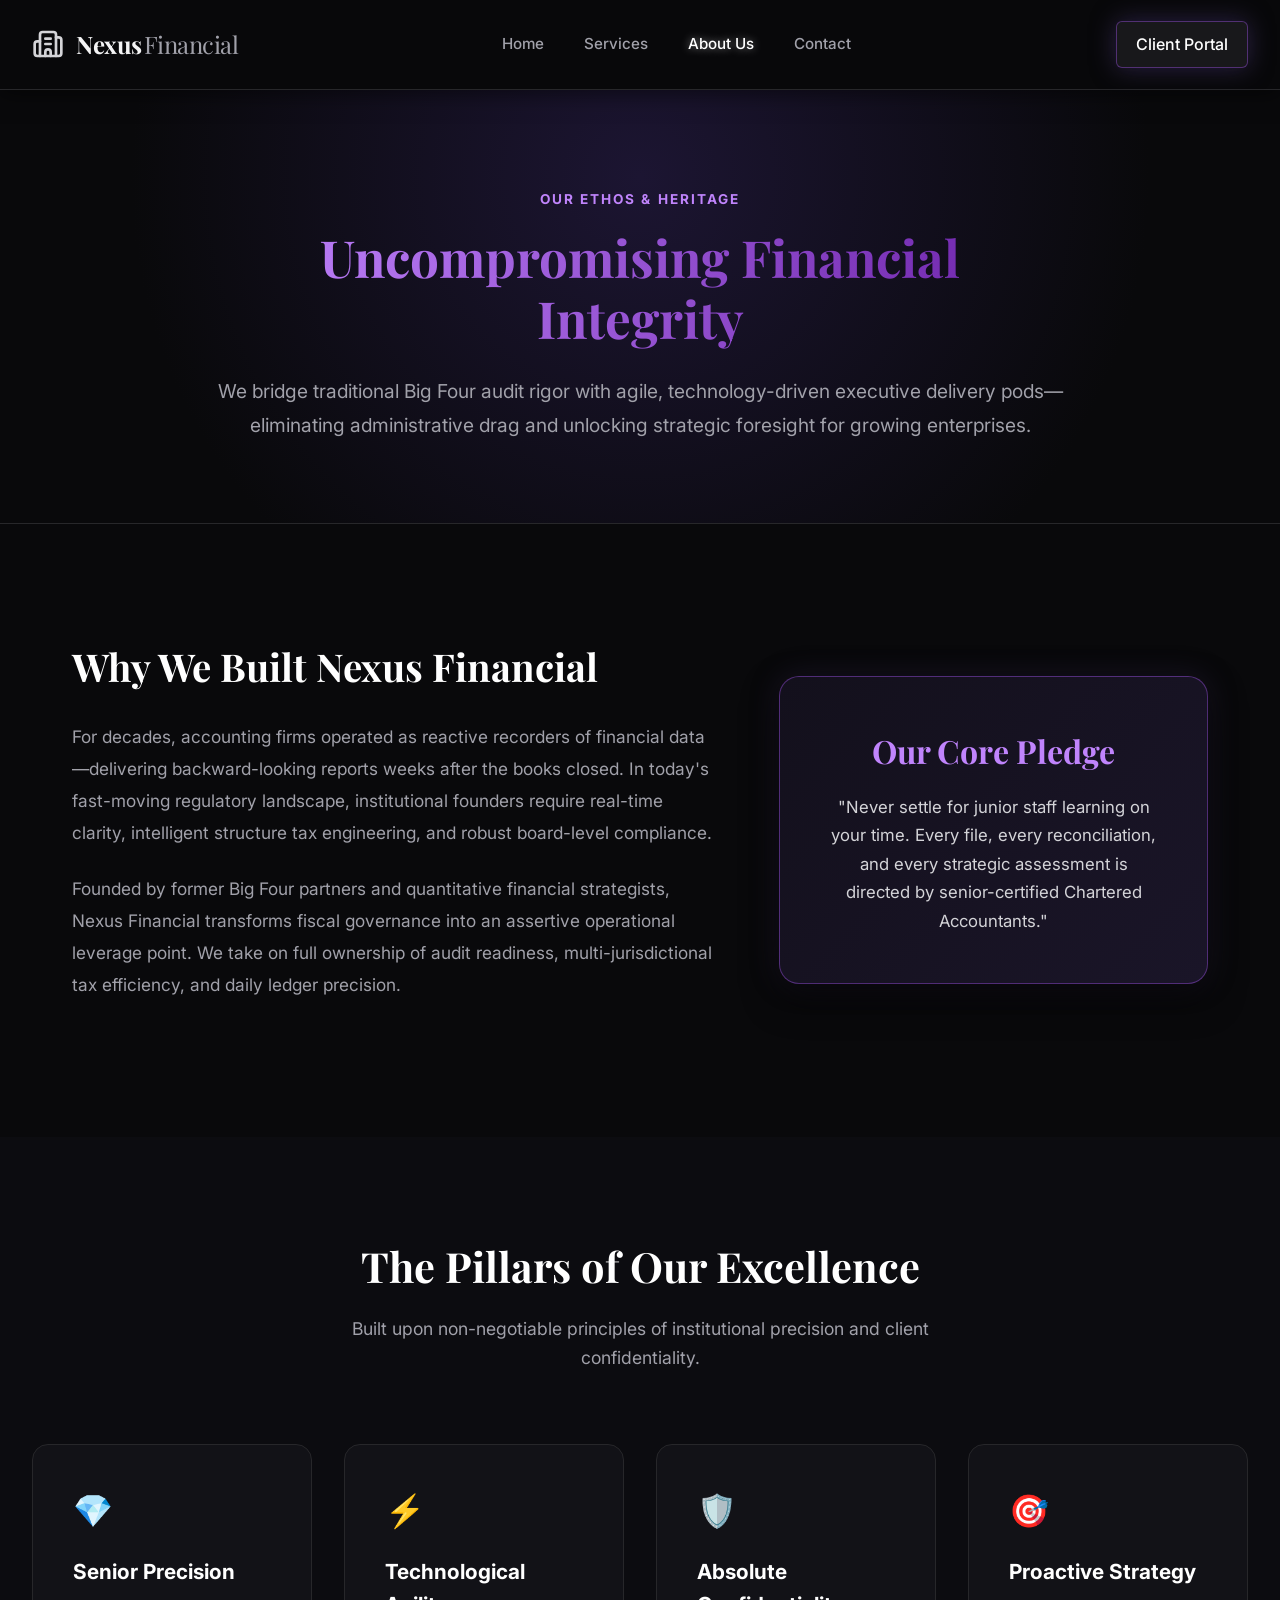
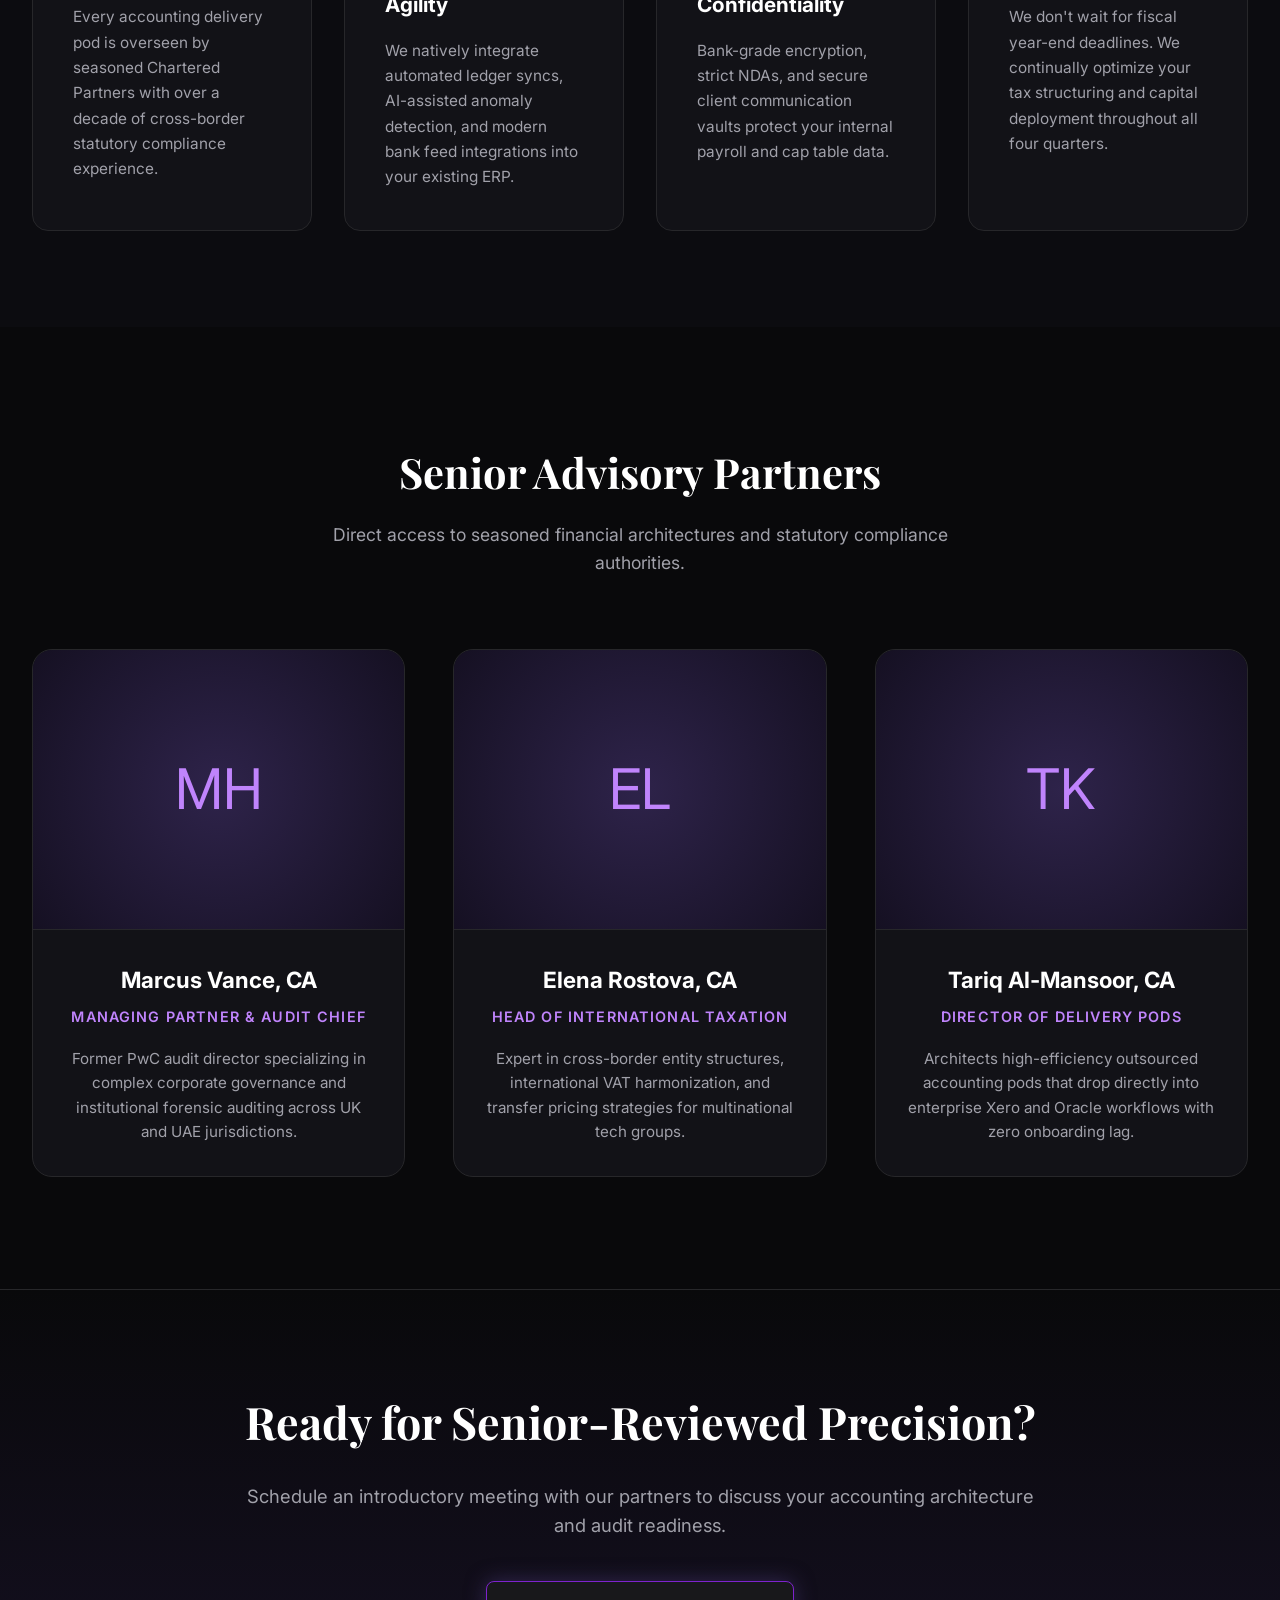
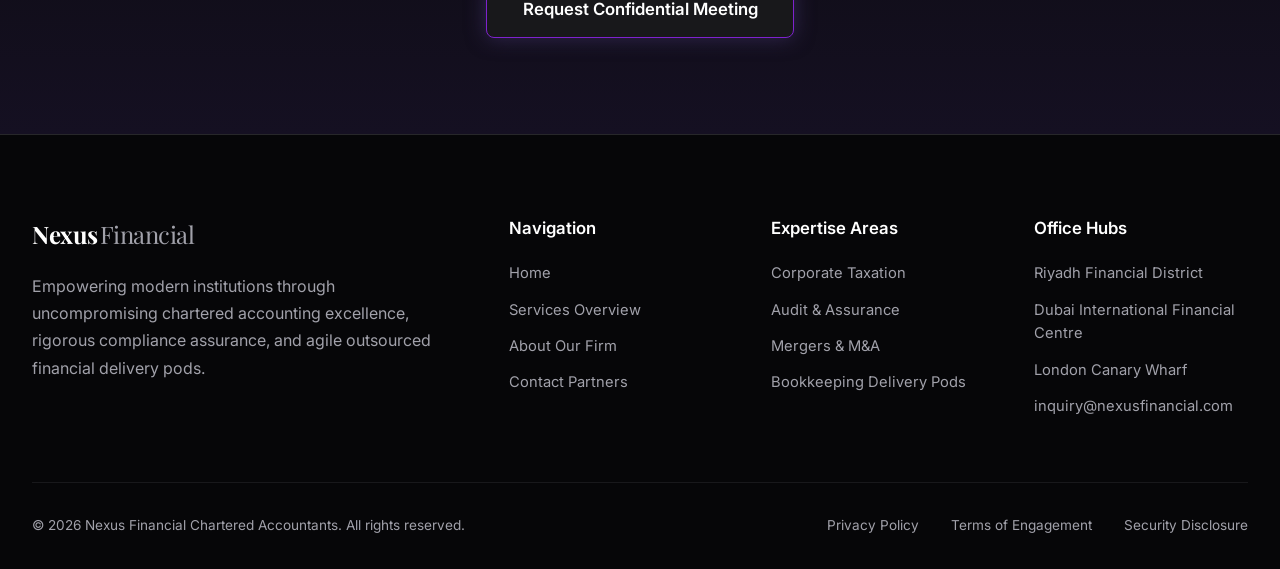
<file: about.html>
<!doctype html>
<html lang="en">
  <head>
    <meta charset="utf-8" />
    <meta name="viewport" content="width=device-width, initial-scale=1.0" />
    <title>About Nexus Financial | Our Heritage & Philosophy</title>
    <meta
      name="description"
      content="Discover why top enterprises trust Nexus Financial for executive-level chartered accounting, governance, and financial operations."
    />
    <link rel="icon" href="./favicon.ico" type="image/x-icon" />
    <link rel="stylesheet" href="./CSS/about.css" />
  </head>
  <body>
    <!-- STRICTLY 10VH NAVIGATION HEADER -->
    <header class="site-header">
      <div class="nav-container">
        <a href="./index.html" class="logo-group">
          <svg
            xmlns="http://www.w3.org/2000/svg"
            viewBox="0 0 24 24"
            fill="none"
            stroke="currentColor"
            stroke-width="2"
            stroke-linecap="round"
            stroke-linejoin="round"
            class="logo-icon"
          >
            <path d="M10 12h4"></path>
            <path d="M10 8h4"></path>
            <path d="M14 21v-3a2 2 0 0 0-4 0v3"></path>
            <path d="M6 10H4a2 2 0 0 0-2 2v7a2 2 0 0 0 2 2h16a2 2 0 0 0 2-2V9a2 2 0 0 0-2-2h-2"></path>
            <path d="M6 21V5a2 2 0 0 1 2-2h8a2 2 0 0 1 2 2v16"></path>
          </svg>
          <span>Nexus<span class="logo-accent">Financial</span></span>
        </a>

        <nav class="nav-links">
          <a href="./index.html" class="nav-link">Home</a>
          <a href="./services.html" class="nav-link">Services</a>
          <a href="./about.html" class="nav-link active">About Us</a>
          <a href="./contact.html" class="nav-link">Contact</a>
        </nav>

        <a href="./contact.html" class="btn-portal">Client Portal</a>

        <button class="menu-toggle" aria-label="Toggle menu">
          <svg
            xmlns="http://www.w3.org/2000/svg"
            width="28"
            height="28"
            viewBox="0 0 24 24"
            fill="none"
            stroke="currentColor"
            stroke-width="2"
            stroke-linecap="round"
            stroke-linejoin="round"
          >
            <line x1="4" y1="6" x2="20" y2="6"></line>
            <line x1="4" y1="12" x2="20" y2="12"></line>
            <line x1="4" y1="18" x2="20" y2="18"></line>
          </svg>
        </button>
      </div>
    </header>

    <main>
      <!-- ABOUT HERO -->
      <section class="about-hero">
        <div class="about-hero-content">
          <span class="hero-tag">Our Ethos &amp; Heritage</span>
          <h1 class="about-title">Uncompromising Financial Integrity</h1>
          <p class="about-subtitle">
            We bridge traditional Big Four audit rigor with agile, technology-driven executive delivery pods—eliminating
            administrative drag and unlocking strategic foresight for growing enterprises.
          </p>
        </div>
      </section>

      <!-- OUR STORY & PHILOSOPHY -->
      <section class="story-section">
        <div class="story-grid">
          <div class="story-text">
            <h2>Why We Built Nexus Financial</h2>
            <p>
              For decades, accounting firms operated as reactive recorders of financial data—delivering backward-looking
              reports weeks after the books closed. In today's fast-moving regulatory landscape, institutional founders
              require real-time clarity, intelligent structure tax engineering, and robust board-level compliance.
            </p>
            <p>
              Founded by former Big Four partners and quantitative financial strategists, Nexus Financial transforms
              fiscal governance into an assertive operational leverage point. We take on full ownership of audit
              readiness, multi-jurisdictional tax efficiency, and daily ledger precision.
            </p>
          </div>
          <div class="story-highlight-box">
            <h3>Our Core Pledge</h3>
            <p>
              "Never settle for junior staff learning on your time. Every file, every reconciliation, and every
              strategic assessment is directed by senior-certified Chartered Accountants."
            </p>
          </div>
        </div>
      </section>

      <!-- CORE VALUES -->
      <section class="values-section">
        <div class="values-container">
          <div class="section-header">
            <h2>The Pillars of Our Excellence</h2>
            <p>Built upon non-negotiable principles of institutional precision and client confidentiality.</p>
          </div>

          <div class="values-grid">
            <div class="value-card">
              <div class="value-icon">💎</div>
              <h3>Senior Precision</h3>
              <p>
                Every accounting delivery pod is overseen by seasoned Chartered Partners with over a decade of
                cross-border statutory compliance experience.
              </p>
            </div>

            <div class="value-card">
              <div class="value-icon">⚡</div>
              <h3>Technological Agility</h3>
              <p>
                We natively integrate automated ledger syncs, AI-assisted anomaly detection, and modern bank feed
                integrations into your existing ERP.
              </p>
            </div>

            <div class="value-card">
              <div class="value-icon">🛡️</div>
              <h3>Absolute Confidentiality</h3>
              <p>
                Bank-grade encryption, strict NDAs, and secure client communication vaults protect your internal payroll
                and cap table data.
              </p>
            </div>

            <div class="value-card">
              <div class="value-icon">🎯</div>
              <h3>Proactive Strategy</h3>
              <p>
                We don't wait for fiscal year-end deadlines. We continually optimize your tax structuring and capital
                deployment throughout all four quarters.
              </p>
            </div>
          </div>
        </div>
      </section>

      <!-- LEADERSHIP TEAM PODS -->
      <section class="team-section">
        <div class="section-header">
          <h2>Senior Advisory Partners</h2>
          <p>Direct access to seasoned financial architectures and statutory compliance authorities.</p>
        </div>

        <div class="team-grid">
          <div class="team-card">
            <div class="team-avatar">MH</div>
            <div class="team-info">
              <h3>Marcus Vance, CA</h3>
              <div class="team-role">Managing Partner &amp; Audit Chief</div>
              <p class="team-desc">
                Former PwC audit director specializing in complex corporate governance and institutional forensic
                auditing across UK and UAE jurisdictions.
              </p>
            </div>
          </div>

          <div class="team-card">
            <div class="team-avatar">EL</div>
            <div class="team-info">
              <h3>Elena Rostova, CA</h3>
              <div class="team-role">Head of International Taxation</div>
              <p class="team-desc">
                Expert in cross-border entity structures, international VAT harmonization, and transfer pricing
                strategies for multinational tech groups.
              </p>
            </div>
          </div>

          <div class="team-card">
            <div class="team-avatar">TK</div>
            <div class="team-info">
              <h3>Tariq Al-Mansoor, CA</h3>
              <div class="team-role">Director of Delivery Pods</div>
              <p class="team-desc">
                Architects high-efficiency outsourced accounting pods that drop directly into enterprise Xero and Oracle
                workflows with zero onboarding lag.
              </p>
            </div>
          </div>
        </div>
      </section>

      <!-- FINAL CTA BANNER -->
      <section class="cta-banner">
        <div class="cta-container">
          <h2 class="cta-title">Ready for Senior-Reviewed Precision?</h2>
          <p class="cta-desc">
            Schedule an introductory meeting with our partners to discuss your accounting architecture and audit
            readiness.
          </p>
          <a href="./contact.html" class="btn-primary" style="margin: 0 auto">Request Confidential Meeting</a>
        </div>
      </section>
    </main>

    <!-- FOOTER -->
    <footer class="site-footer">
      <div class="footer-grid">
        <div class="footer-col">
          <div class="logo-group" style="margin-bottom: 1.2rem">
            <span style="color: #fff">Nexus<span class="logo-accent">Financial</span></span>
          </div>
          <p style="margin-bottom: 1.5rem; line-height: 1.7; color: var(--text-muted)">
            Empowering modern institutions through uncompromising chartered accounting excellence, rigorous compliance
            assurance, and agile outsourced financial delivery pods.
          </p>
        </div>

        <div class="footer-col">
          <h4>Navigation</h4>
          <div class="footer-links">
            <a href="./index.html">Home</a>
            <a href="./services.html">Services Overview</a>
            <a href="./about.html">About Our Firm</a>
            <a href="./contact.html">Contact Partners</a>
          </div>
        </div>

        <div class="footer-col">
          <h4>Expertise Areas</h4>
          <div class="footer-links">
            <a href="./services.html#taxation">Corporate Taxation</a>
            <a href="./services.html#audit">Audit & Assurance</a>
            <a href="./services.html#advisory">Mergers & M&amp;A</a>
            <a href="./services.html#pods">Bookkeeping Delivery Pods</a>
          </div>
        </div>

        <div class="footer-col">
          <h4>Office Hubs</h4>
          <div class="footer-links">
            <span>Riyadh Financial District</span>
            <span>Dubai International Financial Centre</span>
            <span>London Canary Wharf</span>
            <span>inquiry@nexusfinancial.com</span>
          </div>
        </div>
      </div>

      <div class="footer-bottom">
        <p>&copy; 2026 Nexus Financial Chartered Accountants. All rights reserved.</p>
        <div style="display: flex; gap: 2rem">
          <a href="#">Privacy Policy</a>
          <a href="#">Terms of Engagement</a>
          <a href="#">Security Disclosure</a>
        </div>
      </div>
    </footer>
  </body>
</html>
</file>
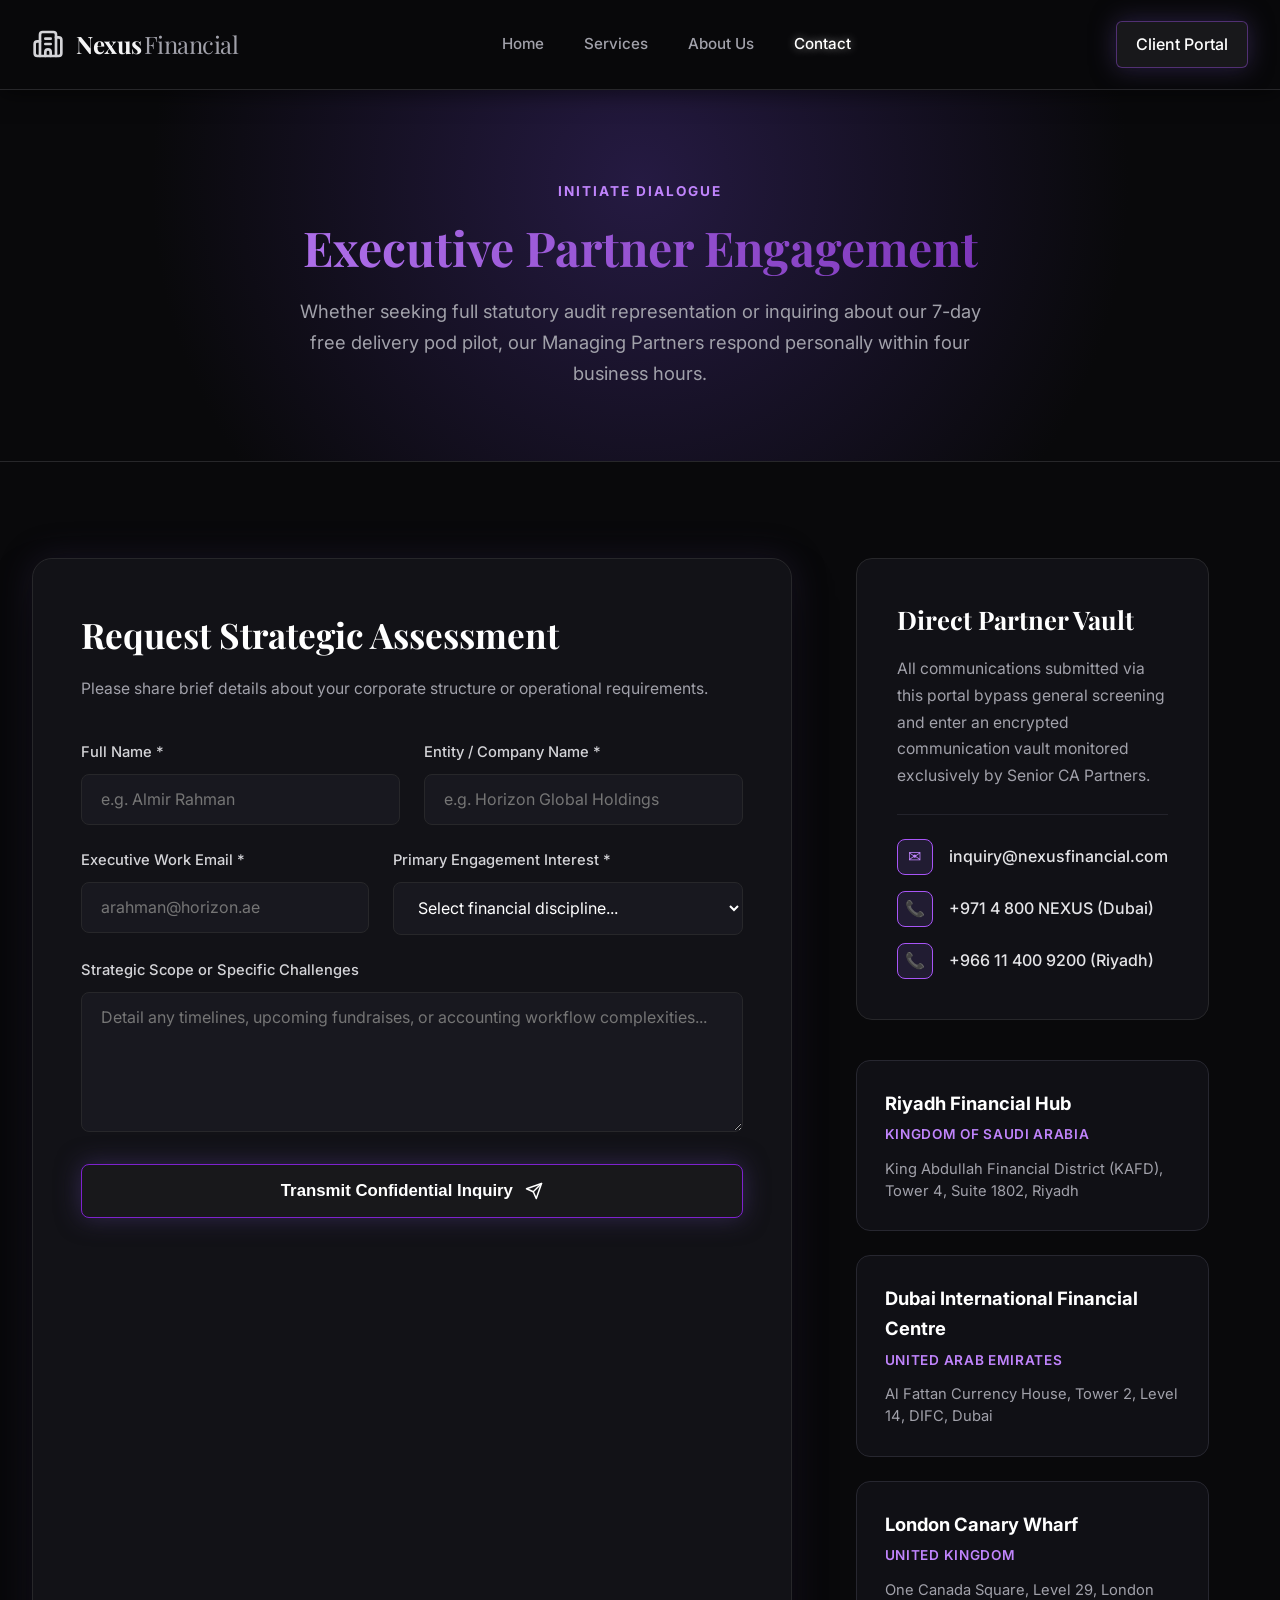
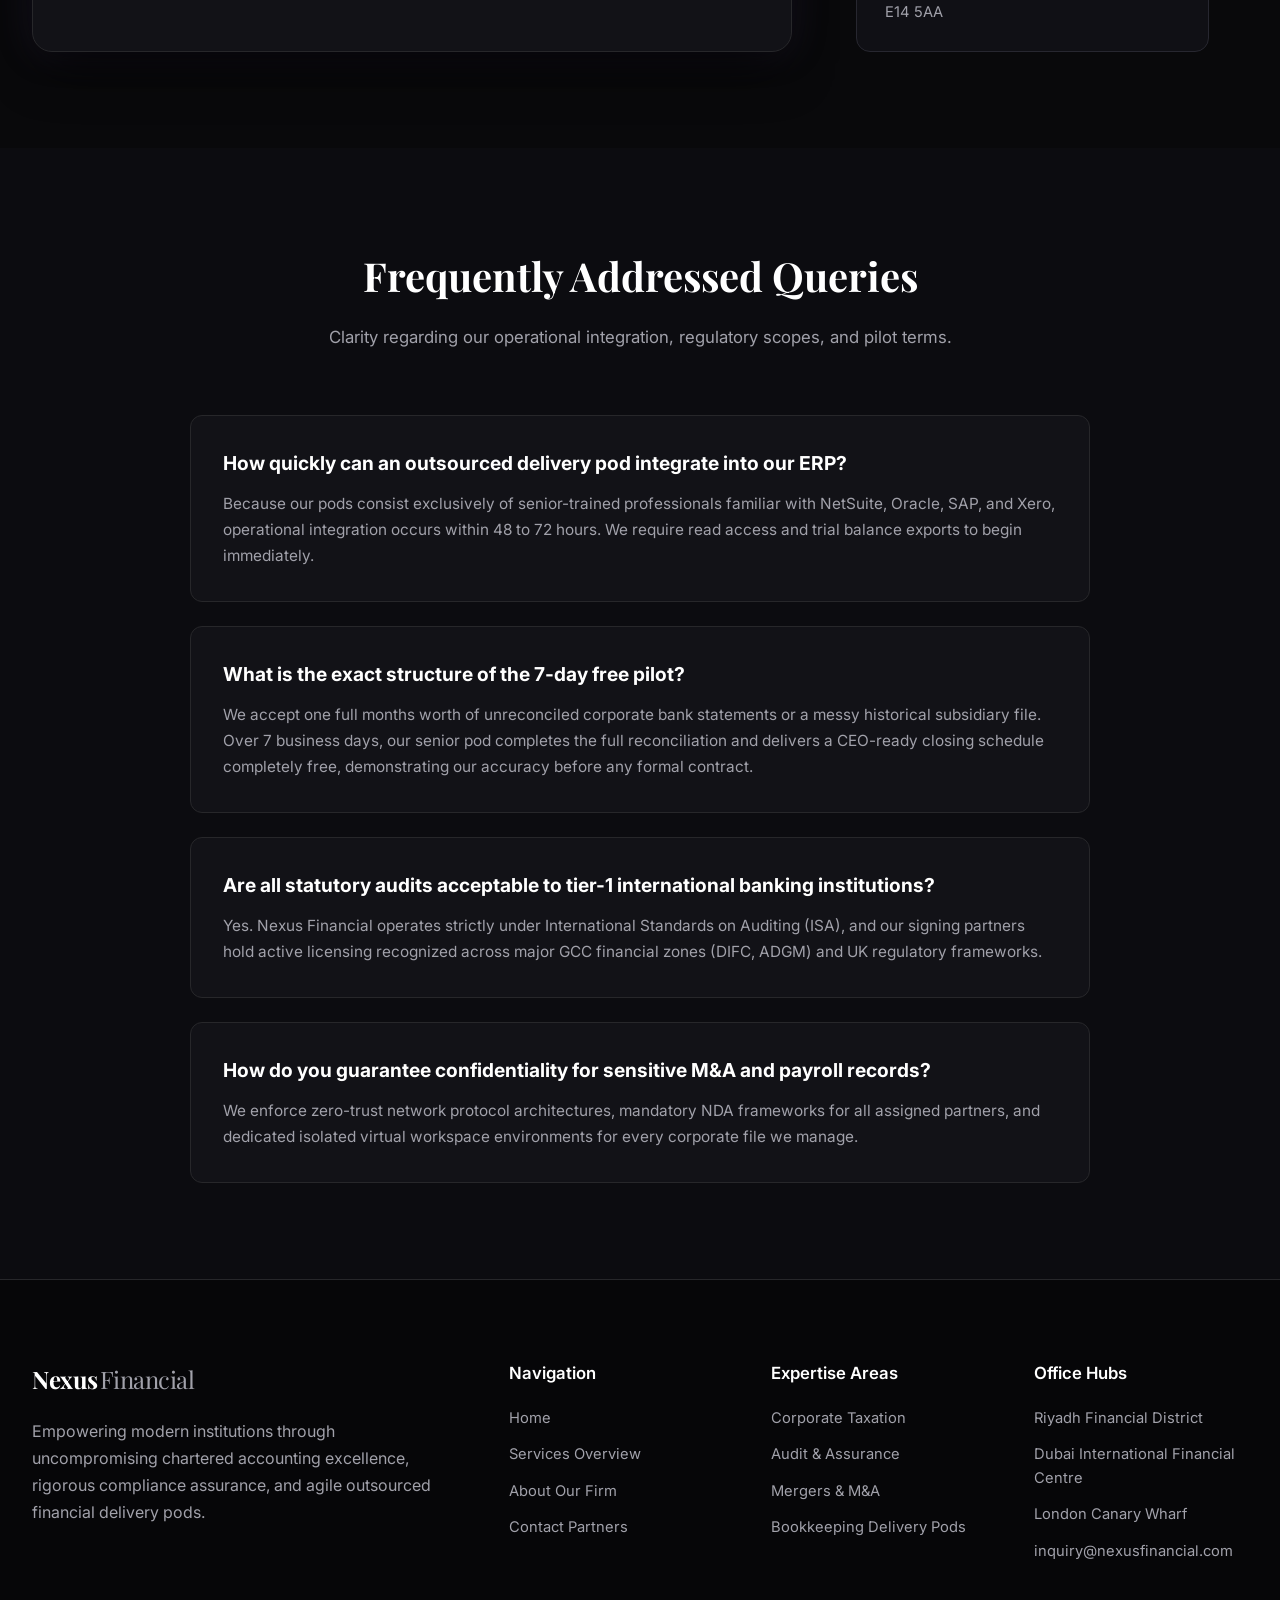
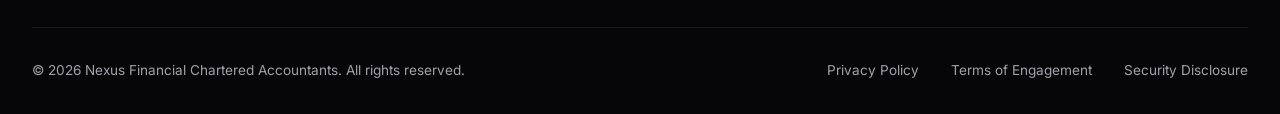
<file: contact.html>
<!doctype html>
<html lang="en">
  <head>
    <meta charset="utf-8" />
    <meta name="viewport" content="width=device-width, initial-scale=1.0" />
    <title>Contact Our Partners | Nexus Financial</title>
    <meta
      name="description"
      content="Connect directly with seasoned Chartered Partners in Riyadh, Dubai, and London, or claim your free 7-day accounting delivery pilot."
    />
    <link rel="icon" href="./favicon.ico" type="image/x-icon" />
    <link rel="stylesheet" href="./CSS/contact.css" />
  </head>
  <body>
    <!-- STRICTLY 10VH NAVIGATION HEADER -->
    <header class="site-header">
      <div class="nav-container">
        <a href="./index.html" class="logo-group">
          <svg
            xmlns="http://www.w3.org/2000/svg"
            viewBox="0 0 24 24"
            fill="none"
            stroke="currentColor"
            stroke-width="2"
            stroke-linecap="round"
            stroke-linejoin="round"
            class="logo-icon"
          >
            <path d="M10 12h4"></path>
            <path d="M10 8h4"></path>
            <path d="M14 21v-3a2 2 0 0 0-4 0v3"></path>
            <path d="M6 10H4a2 2 0 0 0-2 2v7a2 2 0 0 0 2 2h16a2 2 0 0 0 2-2V9a2 2 0 0 0-2-2h-2"></path>
            <path d="M6 21V5a2 2 0 0 1 2-2h8a2 2 0 0 1 2 2v16"></path>
          </svg>
          <span>Nexus<span class="logo-accent">Financial</span></span>
        </a>

        <nav class="nav-links">
          <a href="./index.html" class="nav-link">Home</a>
          <a href="./services.html" class="nav-link">Services</a>
          <a href="./about.html" class="nav-link">About Us</a>
          <a href="./contact.html" class="nav-link active">Contact</a>
        </nav>

        <a href="./contact.html" class="btn-portal">Client Portal</a>

        <button class="menu-toggle" aria-label="Toggle menu">
          <svg
            xmlns="http://www.w3.org/2000/svg"
            width="28"
            height="28"
            viewBox="0 0 24 24"
            fill="none"
            stroke="currentColor"
            stroke-width="2"
            stroke-linecap="round"
            stroke-linejoin="round"
          >
            <line x1="4" y1="6" x2="20" y2="6"></line>
            <line x1="4" y1="12" x2="20" y2="12"></line>
            <line x1="4" y1="18" x2="20" y2="18"></line>
          </svg>
        </button>
      </div>
    </header>

    <main>
      <!-- CONTACT HERO -->
      <section class="contact-hero">
        <span class="hero-tag">Initiate Dialogue</span>
        <h1 class="contact-title">Executive Partner Engagement</h1>
        <p class="contact-subtitle">
          Whether seeking full statutory audit representation or inquiring about our 7-day free delivery pod pilot, our
          Managing Partners respond personally within four business hours.
        </p>
      </section>

      <!-- MAIN CONTACT SECTION & FORM -->
      <section class="contact-content-section" id="pilot">
        <div class="contact-grid">
          <!-- FORM SIDE -->
          <div class="form-card">
            <h2>Request Strategic Assessment</h2>
            <p>Please share brief details about your corporate structure or operational requirements.</p>

            <form
              class="contact-form"
              action="#"
              method="POST"
              onsubmit="
                event.preventDefault();
                alert('Inquiry securely transmitted to Senior Advisory Partners. We will respond within 4 hours.');
              "
            >
              <div class="form-row">
                <div class="form-group">
                  <label for="full-name">Full Name *</label>
                  <input
                    type="text"
                    id="full-name"
                    name="name"
                    class="form-input"
                    placeholder="e.g. Almir Rahman"
                    required
                  />
                </div>
                <div class="form-group">
                  <label for="company-name">Entity / Company Name *</label>
                  <input
                    type="text"
                    id="company-name"
                    name="company"
                    class="form-input"
                    placeholder="e.g. Horizon Global Holdings"
                    required
                  />
                </div>
              </div>

              <div class="form-row">
                <div class="form-group">
                  <label for="work-email">Executive Work Email *</label>
                  <input
                    type="email"
                    id="work-email"
                    name="email"
                    class="form-input"
                    placeholder="arahman@horizon.ae"
                    required
                  />
                </div>
                <div class="form-group">
                  <label for="service-interest">Primary Engagement Interest *</label>
                  <select id="service-interest" name="service" class="form-select" required>
                    <option value="" disabled selected>Select financial discipline...</option>
                    <option value="pilot">Free 7-Day Bookkeeping Delivery Pilot</option>
                    <option value="tax">International Taxation &amp; APAs</option>
                    <option value="audit">Statutory Audit &amp; Risk Assurance</option>
                    <option value="advisory">Corporate M&amp;A / Valuation Advisory</option>
                    <option value="other">General Partnership Inquiry</option>
                  </select>
                </div>
              </div>

              <div class="form-group">
                <label for="message">Strategic Scope or Specific Challenges</label>
                <textarea
                  id="message"
                  name="message"
                  class="form-textarea"
                  placeholder="Detail any timelines, upcoming fundraises, or accounting workflow complexities..."
                ></textarea>
              </div>

              <button type="submit" class="btn-submit">
                <span>Transmit Confidential Inquiry</span>
                <svg
                  xmlns="http://www.w3.org/2000/svg"
                  width="18"
                  height="18"
                  viewBox="0 0 24 24"
                  fill="none"
                  stroke="currentColor"
                  stroke-width="2"
                  stroke-linecap="round"
                  stroke-linejoin="round"
                >
                  <line x1="22" y1="2" x2="11" y2="13"></line>
                  <polygon points="22 2 15 22 11 13 2 9 22 2"></polygon>
                </svg>
              </button>
            </form>
          </div>

          <!-- INFO & LOCATIONS SIDE -->
          <div class="info-side">
            <div class="info-box">
              <h3>Direct Partner Vault</h3>
              <p>
                All communications submitted via this portal bypass general screening and enter an encrypted
                communication vault monitored exclusively by Senior CA Partners.
              </p>
              <div class="contact-direct">
                <div class="direct-item">
                  <div class="direct-icon">&#9993;</div>
                  <span>inquiry@nexusfinancial.com</span>
                </div>
                <div class="direct-item">
                  <div class="direct-icon">&#128222;</div>
                  <span>+971 4 800 NEXUS (Dubai)</span>
                </div>
                <div class="direct-item">
                  <div class="direct-icon">&#128222;</div>
                  <span>+966 11 400 9200 (Riyadh)</span>
                </div>
              </div>
            </div>

            <div class="locations-grid">
              <div class="location-card">
                <h4>Riyadh Financial Hub</h4>
                <span>Kingdom of Saudi Arabia</span>
                <p>King Abdullah Financial District (KAFD), Tower 4, Suite 1802, Riyadh</p>
              </div>

              <div class="location-card">
                <h4>Dubai International Financial Centre</h4>
                <span>United Arab Emirates</span>
                <p>Al Fattan Currency House, Tower 2, Level 14, DIFC, Dubai</p>
              </div>

              <div class="location-card">
                <h4>London Canary Wharf</h4>
                <span>United Kingdom</span>
                <p>One Canada Square, Level 29, London E14 5AA</p>
              </div>
            </div>
          </div>
        </div>
      </section>

      <!-- FAQ SECTION -->
      <section class="faq-section">
        <div class="faq-container">
          <div class="section-header">
            <h2>Frequently Addressed Queries</h2>
            <p>Clarity regarding our operational integration, regulatory scopes, and pilot terms.</p>
          </div>

          <div class="faq-list">
            <div class="faq-item">
              <h3>How quickly can an outsourced delivery pod integrate into our ERP?</h3>
              <p>
                Because our pods consist exclusively of senior-trained professionals familiar with NetSuite, Oracle,
                SAP, and Xero, operational integration occurs within 48 to 72 hours. We require read access and trial
                balance exports to begin immediately.
              </p>
            </div>

            <div class="faq-item">
              <h3>What is the exact structure of the 7-day free pilot?</h3>
              <p>
                We accept one full months worth of unreconciled corporate bank statements or a messy historical
                subsidiary file. Over 7 business days, our senior pod completes the full reconciliation and delivers a
                CEO-ready closing schedule completely free, demonstrating our accuracy before any formal contract.
              </p>
            </div>

            <div class="faq-item">
              <h3>Are all statutory audits acceptable to tier-1 international banking institutions?</h3>
              <p>
                Yes. Nexus Financial operates strictly under International Standards on Auditing (ISA), and our signing
                partners hold active licensing recognized across major GCC financial zones (DIFC, ADGM) and UK
                regulatory frameworks.
              </p>
            </div>

            <div class="faq-item">
              <h3>How do you guarantee confidentiality for sensitive M&amp;A and payroll records?</h3>
              <p>
                We enforce zero-trust network protocol architectures, mandatory NDA frameworks for all assigned
                partners, and dedicated isolated virtual workspace environments for every corporate file we manage.
              </p>
            </div>
          </div>
        </div>
      </section>
    </main>

    <!-- FOOTER -->
    <footer class="site-footer">
      <div class="footer-grid">
        <div class="footer-col">
          <div class="logo-group" style="margin-bottom: 1.2rem">
            <span style="color: #fff">Nexus<span class="logo-accent">Financial</span></span>
          </div>
          <p style="margin-bottom: 1.5rem; line-height: 1.7; color: var(--text-muted)">
            Empowering modern institutions through uncompromising chartered accounting excellence, rigorous compliance
            assurance, and agile outsourced financial delivery pods.
          </p>
        </div>

        <div class="footer-col">
          <h4>Navigation</h4>
          <div class="footer-links">
            <a href="./index.html">Home</a>
            <a href="./services.html">Services Overview</a>
            <a href="./about.html">About Our Firm</a>
            <a href="./contact.html">Contact Partners</a>
          </div>
        </div>

        <div class="footer-col">
          <h4>Expertise Areas</h4>
          <div class="footer-links">
            <a href="./services.html#taxation">Corporate Taxation</a>
            <a href="./services.html#audit">Audit & Assurance</a>
            <a href="./services.html#advisory">Mergers & M&amp;A</a>
            <a href="./services.html#pods">Bookkeeping Delivery Pods</a>
          </div>
        </div>

        <div class="footer-col">
          <h4>Office Hubs</h4>
          <div class="footer-links">
            <span>Riyadh Financial District</span>
            <span>Dubai International Financial Centre</span>
            <span>London Canary Wharf</span>
            <span>inquiry@nexusfinancial.com</span>
          </div>
        </div>
      </div>

      <div class="footer-bottom">
        <p>&copy; 2026 Nexus Financial Chartered Accountants. All rights reserved.</p>
        <div style="display: flex; gap: 2rem">
          <a href="#">Privacy Policy</a>
          <a href="#">Terms of Engagement</a>
          <a href="#">Security Disclosure</a>
        </div>
      </div>
    </footer>
  </body>
</html>
</file>
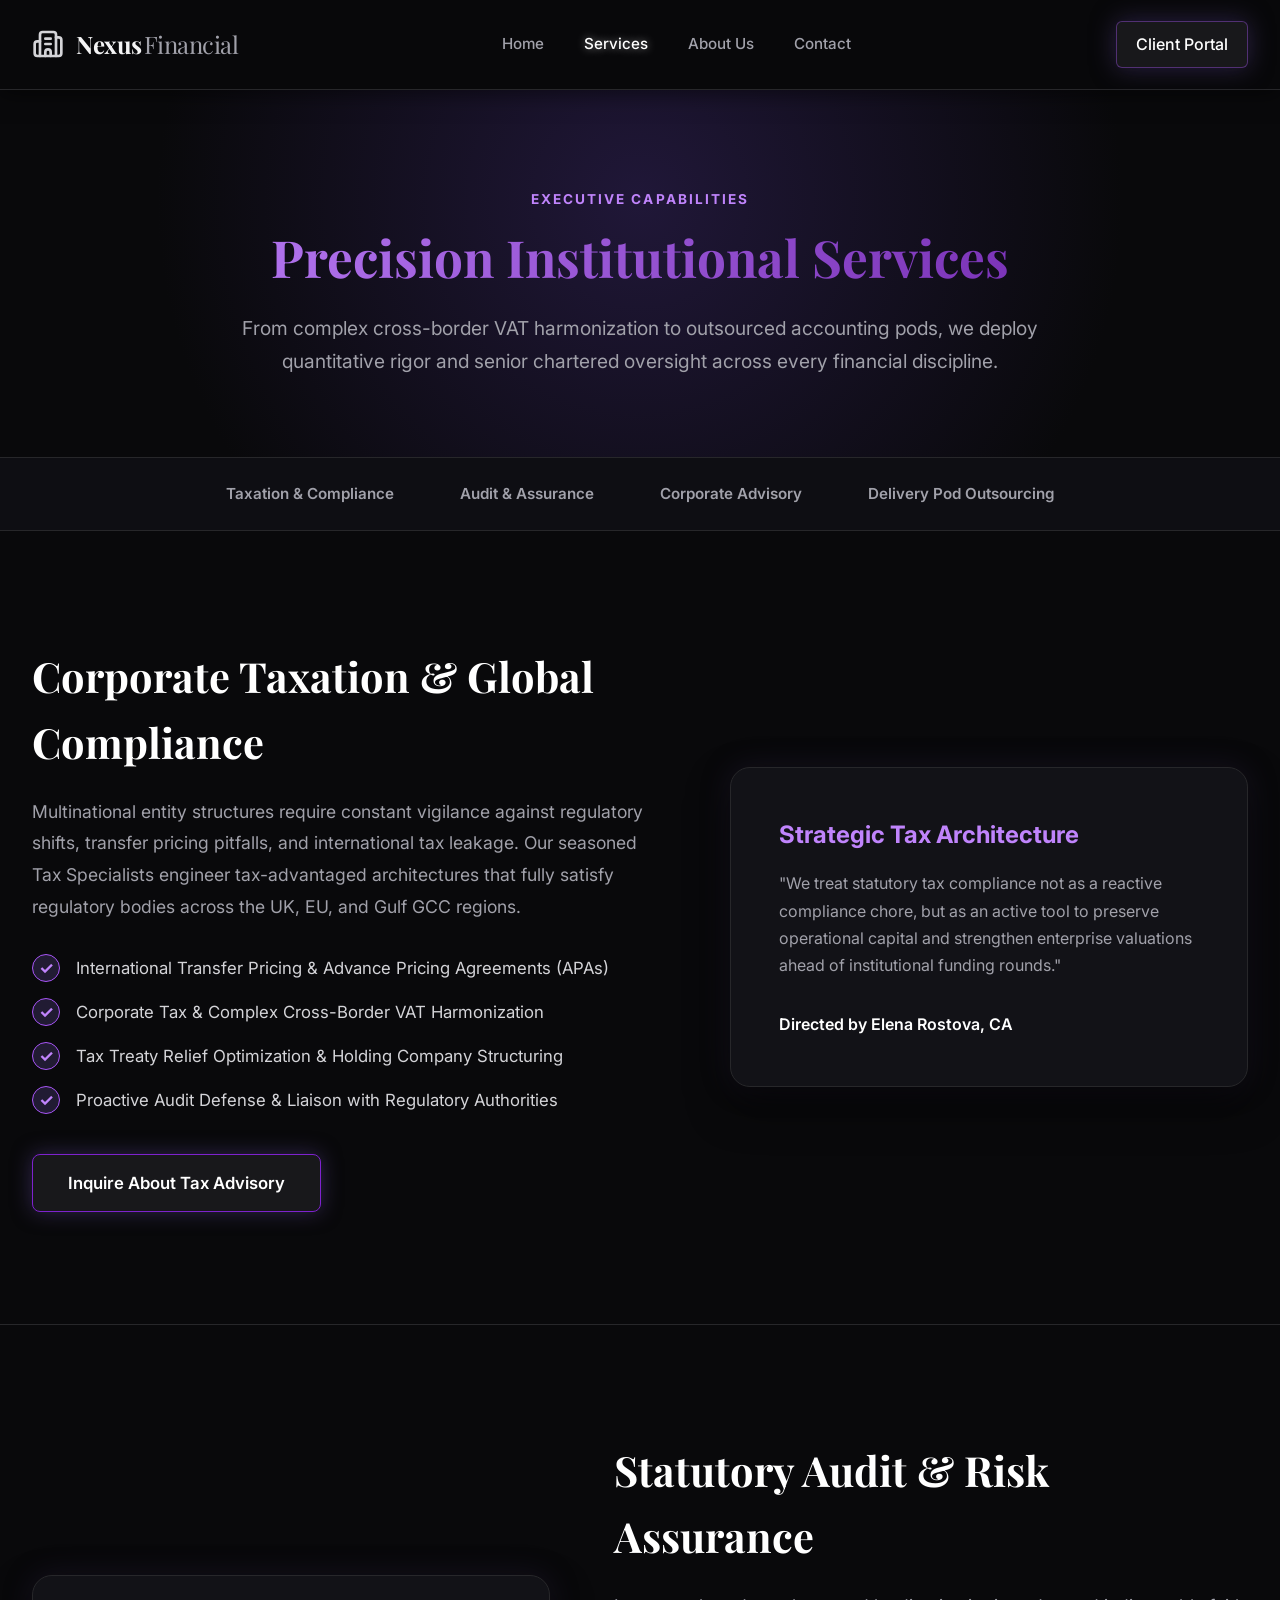
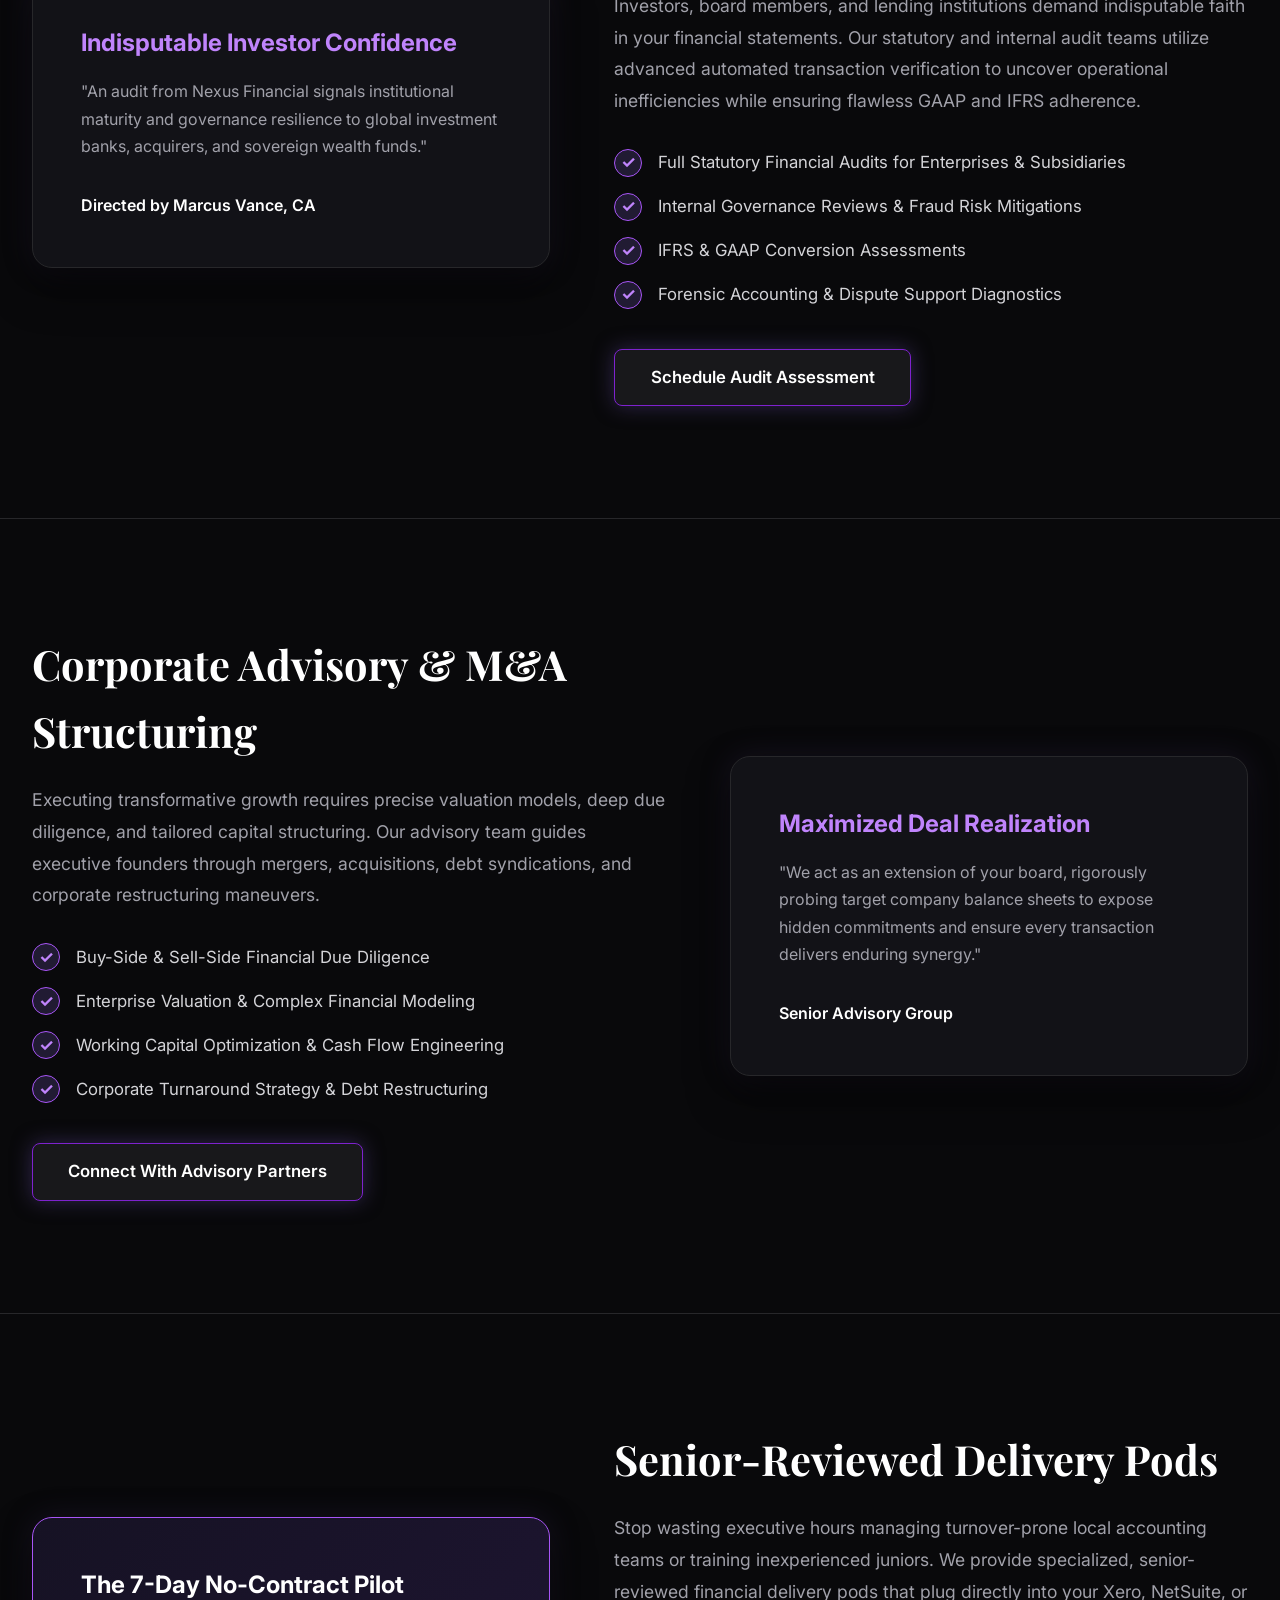
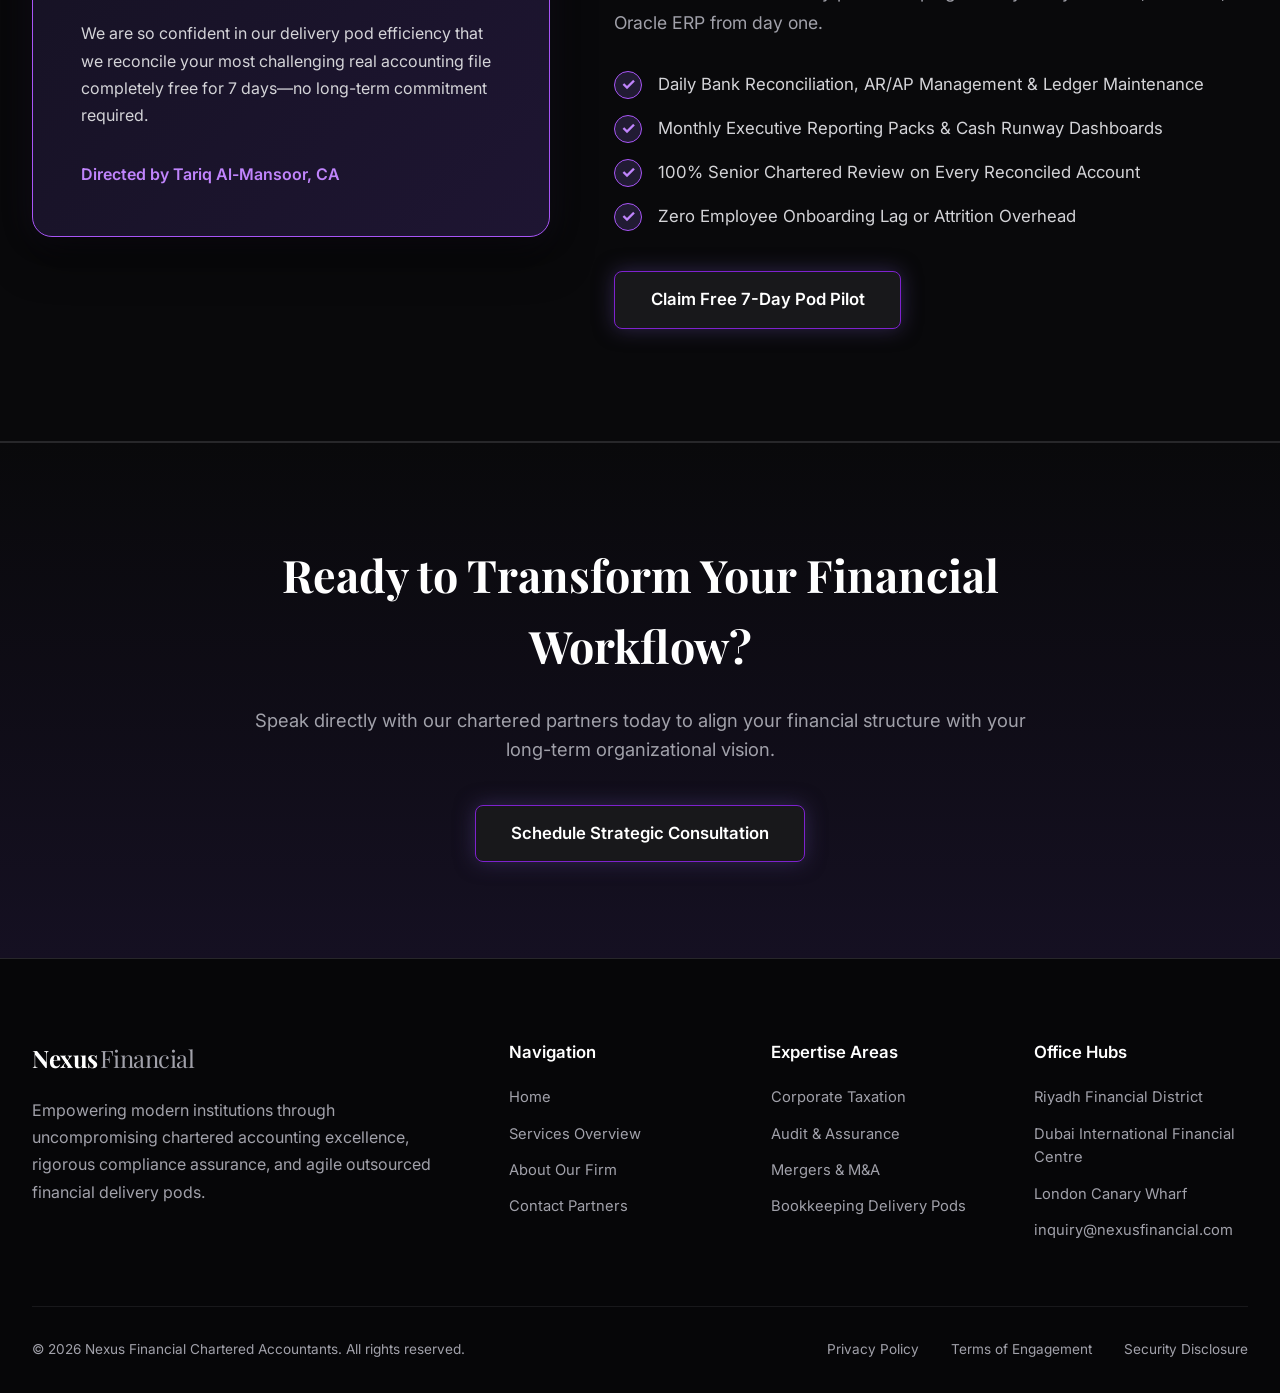
<file: services.html>
<!doctype html>
<html lang="en">
  <head>
    <meta charset="utf-8" />
    <meta name="viewport" content="width=device-width, initial-scale=1.0" />
    <title>Services | Nexus Financial Chartered Accountants</title>
    <meta
      name="description"
      content="Explore our executive tax structuring, statutory audits, corporate M&A advisory, and senior-reviewed bookkeeping delivery pods."
    />
    <link rel="icon" href="./favicon.ico" type="image/x-icon" />
    <link rel="stylesheet" href="./CSS/services.css" />
  </head>
  <body>
    <!-- STRICTLY 10VH NAVIGATION HEADER -->
    <header class="site-header">
      <div class="nav-container">
        <a href="./index.html" class="logo-group">
          <svg
            xmlns="http://www.w3.org/2000/svg"
            viewBox="0 0 24 24"
            fill="none"
            stroke="currentColor"
            stroke-width="2"
            stroke-linecap="round"
            stroke-linejoin="round"
            class="logo-icon"
          >
            <path d="M10 12h4"></path>
            <path d="M10 8h4"></path>
            <path d="M14 21v-3a2 2 0 0 0-4 0v3"></path>
            <path d="M6 10H4a2 2 0 0 0-2 2v7a2 2 0 0 0 2 2h16a2 2 0 0 0 2-2V9a2 2 0 0 0-2-2h-2"></path>
            <path d="M6 21V5a2 2 0 0 1 2-2h8a2 2 0 0 1 2 2v16"></path>
          </svg>
          <span>Nexus<span class="logo-accent">Financial</span></span>
        </a>

        <nav class="nav-links">
          <a href="./index.html" class="nav-link">Home</a>
          <a href="./services.html" class="nav-link active">Services</a>
          <a href="./about.html" class="nav-link">About Us</a>
          <a href="./contact.html" class="nav-link">Contact</a>
        </nav>

        <a href="./contact.html" class="btn-portal">Client Portal</a>

        <button class="menu-toggle" aria-label="Toggle menu">
          <svg
            xmlns="http://www.w3.org/2000/svg"
            width="28"
            height="28"
            viewBox="0 0 24 24"
            fill="none"
            stroke="currentColor"
            stroke-width="2"
            stroke-linecap="round"
            stroke-linejoin="round"
          >
            <line x1="4" y1="6" x2="20" y2="6"></line>
            <line x1="4" y1="12" x2="20" y2="12"></line>
            <line x1="4" y1="18" x2="20" y2="18"></line>
          </svg>
        </button>
      </div>
    </header>

    <main>
      <!-- SERVICES HERO -->
      <section class="services-hero">
        <span class="hero-tag">Executive Capabilities</span>
        <h1 class="services-title">Precision Institutional Services</h1>
        <p class="services-subtitle">
          From complex cross-border VAT harmonization to outsourced accounting pods, we deploy quantitative rigor and
          senior chartered oversight across every financial discipline.
        </p>
      </section>

      <!-- ANCHOR QUICK NAV -->
      <nav class="quick-nav">
        <div class="quick-nav-container">
          <a href="#taxation" class="quick-link">Taxation &amp; Compliance</a>
          <a href="#audit" class="quick-link">Audit &amp; Assurance</a>
          <a href="#advisory" class="quick-link">Corporate Advisory</a>
          <a href="#pods" class="quick-link">Delivery Pod Outsourcing</a>
        </div>
      </nav>

      <!-- 1. TAXATION & COMPLIANCE -->
      <section class="service-detail-section" id="taxation">
        <div class="service-grid">
          <div class="service-info">
            <h2>Corporate Taxation &amp; Global Compliance</h2>
            <p>
              Multinational entity structures require constant vigilance against regulatory shifts, transfer pricing
              pitfalls, and international tax leakage. Our seasoned Tax Specialists engineer tax-advantaged
              architectures that fully satisfy regulatory bodies across the UK, EU, and Gulf GCC regions.
            </p>
            <div class="service-deliverables">
              <div class="deliverable-item">
                <span class="check-icon">&#10003;</span>
                <span>International Transfer Pricing &amp; Advance Pricing Agreements (APAs)</span>
              </div>
              <div class="deliverable-item">
                <span class="check-icon">&#10003;</span>
                <span>Corporate Tax &amp; Complex Cross-Border VAT Harmonization</span>
              </div>
              <div class="deliverable-item">
                <span class="check-icon">&#10003;</span>
                <span>Tax Treaty Relief Optimization &amp; Holding Company Structuring</span>
              </div>
              <div class="deliverable-item">
                <span class="check-icon">&#10003;</span>
                <span>Proactive Audit Defense &amp; Liaison with Regulatory Authorities</span>
              </div>
            </div>
            <a href="./contact.html?service=tax" class="btn-primary">Inquire About Tax Advisory</a>
          </div>

          <div class="service-box">
            <h3>Strategic Tax Architecture</h3>
            <p>
              "We treat statutory tax compliance not as a reactive compliance chore, but as an active tool to preserve
              operational capital and strengthen enterprise valuations ahead of institutional funding rounds."
            </p>
            <p style="margin-bottom: 0; color: #fff; font-weight: 600">Directed by Elena Rostova, CA</p>
          </div>
        </div>
      </section>

      <!-- 2. AUDIT & ASSURANCE -->
      <section class="service-detail-section" id="audit">
        <div class="service-grid reverse">
          <div class="service-info">
            <h2>Statutory Audit &amp; Risk Assurance</h2>
            <p>
              Investors, board members, and lending institutions demand indisputable faith in your financial statements.
              Our statutory and internal audit teams utilize advanced automated transaction verification to uncover
              operational inefficiencies while ensuring flawless GAAP and IFRS adherence.
            </p>
            <div class="service-deliverables">
              <div class="deliverable-item">
                <span class="check-icon">&#10003;</span>
                <span>Full Statutory Financial Audits for Enterprises &amp; Subsidiaries</span>
              </div>
              <div class="deliverable-item">
                <span class="check-icon">&#10003;</span>
                <span>Internal Governance Reviews &amp; Fraud Risk Mitigations</span>
              </div>
              <div class="deliverable-item">
                <span class="check-icon">&#10003;</span>
                <span>IFRS &amp; GAAP Conversion Assessments</span>
              </div>
              <div class="deliverable-item">
                <span class="check-icon">&#10003;</span>
                <span>Forensic Accounting &amp; Dispute Support Diagnostics</span>
              </div>
            </div>
            <a href="./contact.html?service=audit" class="btn-primary">Schedule Audit Assessment</a>
          </div>

          <div class="service-box">
            <h3>Indisputable Investor Confidence</h3>
            <p>
              "An audit from Nexus Financial signals institutional maturity and governance resilience to global
              investment banks, acquirers, and sovereign wealth funds."
            </p>
            <p style="margin-bottom: 0; color: #fff; font-weight: 600">Directed by Marcus Vance, CA</p>
          </div>
        </div>
      </section>

      <!-- 3. CORPORATE ADVISORY -->
      <section class="service-detail-section" id="advisory">
        <div class="service-grid">
          <div class="service-info">
            <h2>Corporate Advisory &amp; M&amp;A Structuring</h2>
            <p>
              Executing transformative growth requires precise valuation models, deep due diligence, and tailored
              capital structuring. Our advisory team guides executive founders through mergers, acquisitions, debt
              syndications, and corporate restructuring maneuvers.
            </p>
            <div class="service-deliverables">
              <div class="deliverable-item">
                <span class="check-icon">&#10003;</span>
                <span>Buy-Side &amp; Sell-Side Financial Due Diligence</span>
              </div>
              <div class="deliverable-item">
                <span class="check-icon">&#10003;</span>
                <span>Enterprise Valuation &amp; Complex Financial Modeling</span>
              </div>
              <div class="deliverable-item">
                <span class="check-icon">&#10003;</span>
                <span>Working Capital Optimization &amp; Cash Flow Engineering</span>
              </div>
              <div class="deliverable-item">
                <span class="check-icon">&#10003;</span>
                <span>Corporate Turnaround Strategy &amp; Debt Restructuring</span>
              </div>
            </div>
            <a href="./contact.html?service=advisory" class="btn-primary">Connect With Advisory Partners</a>
          </div>

          <div class="service-box">
            <h3>Maximized Deal Realization</h3>
            <p>
              "We act as an extension of your board, rigorously probing target company balance sheets to expose hidden
              commitments and ensure every transaction delivers enduring synergy."
            </p>
            <p style="margin-bottom: 0; color: #fff; font-weight: 600">Senior Advisory Group</p>
          </div>
        </div>
      </section>

      <!-- 4. DELIVERY PODS OUTSOURCING -->
      <section class="service-detail-section" id="pods">
        <div class="service-grid reverse">
          <div class="service-info">
            <h2>Senior-Reviewed Delivery Pods</h2>
            <p>
              Stop wasting executive hours managing turnover-prone local accounting teams or training inexperienced
              juniors. We provide specialized, senior-reviewed financial delivery pods that plug directly into your
              Xero, NetSuite, or Oracle ERP from day one.
            </p>
            <div class="service-deliverables">
              <div class="deliverable-item">
                <span class="check-icon">&#10003;</span>
                <span>Daily Bank Reconciliation, AR/AP Management &amp; Ledger Maintenance</span>
              </div>
              <div class="deliverable-item">
                <span class="check-icon">&#10003;</span>
                <span>Monthly Executive Reporting Packs &amp; Cash Runway Dashboards</span>
              </div>
              <div class="deliverable-item">
                <span class="check-icon">&#10003;</span>
                <span>100% Senior Chartered Review on Every Reconciled Account</span>
              </div>
              <div class="deliverable-item">
                <span class="check-icon">&#10003;</span>
                <span>Zero Employee Onboarding Lag or Attrition Overhead</span>
              </div>
            </div>
            <a href="./contact.html#pilot" class="btn-primary">Claim Free 7-Day Pod Pilot</a>
          </div>

          <div
            class="service-box"
            style="background: linear-gradient(135deg, #161224 0%, #1e1532 100%); border-color: #a855f7"
          >
            <h3 style="color: #fff">The 7-Day No-Contract Pilot</h3>
            <p style="color: #d4d4d8">
              We are so confident in our delivery pod efficiency that we reconcile your most challenging real accounting
              file completely free for 7 days—no long-term commitment required.
            </p>
            <p style="margin-bottom: 0; color: #c084fc; font-weight: 600">Directed by Tariq Al-Mansoor, CA</p>
          </div>
        </div>
      </section>

      <!-- FINAL CTA BANNER -->
      <section class="cta-banner">
        <div class="cta-container">
          <h2 class="cta-title">Ready to Transform Your Financial Workflow?</h2>
          <p class="cta-desc">
            Speak directly with our chartered partners today to align your financial structure with your long-term
            organizational vision.
          </p>
          <a href="./contact.html" class="btn-primary" style="margin: 0 auto">Schedule Strategic Consultation</a>
        </div>
      </section>
    </main>

    <!-- FOOTER -->
    <footer class="site-footer">
      <div class="footer-grid">
        <div class="footer-col">
          <div class="logo-group" style="margin-bottom: 1.2rem">
            <span style="color: #fff">Nexus<span class="logo-accent">Financial</span></span>
          </div>
          <p style="margin-bottom: 1.5rem; line-height: 1.7; color: var(--text-muted)">
            Empowering modern institutions through uncompromising chartered accounting excellence, rigorous compliance
            assurance, and agile outsourced financial delivery pods.
          </p>
        </div>

        <div class="footer-col">
          <h4>Navigation</h4>
          <div class="footer-links">
            <a href="./index.html">Home</a>
            <a href="./services.html">Services Overview</a>
            <a href="./about.html">About Our Firm</a>
            <a href="./contact.html">Contact Partners</a>
          </div>
        </div>

        <div class="footer-col">
          <h4>Expertise Areas</h4>
          <div class="footer-links">
            <a href="#taxation">Corporate Taxation</a>
            <a href="#audit">Audit & Assurance</a>
            <a href="#advisory">Mergers & M&amp;A</a>
            <a href="#pods">Bookkeeping Delivery Pods</a>
          </div>
        </div>

        <div class="footer-col">
          <h4>Office Hubs</h4>
          <div class="footer-links">
            <span>Riyadh Financial District</span>
            <span>Dubai International Financial Centre</span>
            <span>London Canary Wharf</span>
            <span>inquiry@nexusfinancial.com</span>
          </div>
        </div>
      </div>

      <div class="footer-bottom">
        <p>&copy; 2026 Nexus Financial Chartered Accountants. All rights reserved.</p>
        <div style="display: flex; gap: 2rem">
          <a href="#">Privacy Policy</a>
          <a href="#">Terms of Engagement</a>
          <a href="#">Security Disclosure</a>
        </div>
      </div>
    </footer>
  </body>
</html>
</file>
<file: CSS/about.css>
@import url("https://fonts.googleapis.com/css2?family=Inter:wght@300;400;500;600;700&family=Playfair+Display:ital,wght@0,600;0,700;1,600&display=swap");

:root {
  --bg-dark: #09090b;
  --bg-card: #121217;
  --bg-card-hover: #181820;
  --text-main: #f4f4f5;
  --text-muted: #a1a1aa;
  --border-color: #27272a;
  --accent-purple: #3a2d5c;
  --accent-glow: #a855f7;
  --btn-glow: 0 0 20px rgba(168, 85, 247, 0.3);
  --btn-purple-glow: 0 0 25px rgba(58, 45, 92, 0.7);
}

* {
  margin: 0;
  padding: 0;
  box-sizing: border-box;
}

body {
  font-family: "Inter", sans-serif;
  background-color: var(--bg-dark);
  color: var(--text-main);
  line-height: 1.6;
  overflow-x: hidden;
}

a {
  color: inherit;
  text-decoration: none;
  transition: all 0.3s ease;
}

ul {
  list-style: none;
}

/* -------------------------------------
   NAVIGATION HEADER (Strictly 10vh)
-------------------------------------- */
.site-header {
  position: sticky;
  top: 0;
  z-index: 100;
  width: 100%;
  height: 10vh;
  background: rgba(9, 9, 11, 0.85);
  backdrop-filter: blur(12px);
  border-bottom: 1px solid var(--border-color);
  display: flex;
  align-items: center;
  box-shadow: 0 4px 20px rgba(0, 0, 0, 0.5);
}

.nav-container {
  width: 100%;
  max-width: 1280px;
  margin: 0 auto;
  padding: 0 2rem;
  display: flex;
  justify-content: space-between;
  align-items: center;
}

.logo-group {
  display: flex;
  align-items: center;
  gap: 0.75rem;
  font-family: "Playfair Display", serif;
  font-size: 1.5rem;
  font-weight: 700;
  letter-spacing: -0.02em;
}

.logo-icon {
  width: 32px;
  height: 32px;
  color: #d4d4d8;
}

.logo-accent {
  color: var(--text-muted);
  font-weight: 400;
  margin-left: 2px;
}

.nav-links {
  display: flex;
  align-items: center;
  gap: 2.5rem;
}

.nav-link {
  font-size: 0.95rem;
  font-weight: 500;
  color: var(--text-muted);
}

.nav-link:hover,
.nav-link.active {
  color: #ffffff;
  text-shadow: 0 0 8px rgba(255, 255, 255, 0.5);
}

.btn-portal {
  background: #18181b;
  color: #ffffff;
  padding: 0.6rem 1.2rem;
  border-radius: 6px;
  font-weight: 500;
  border: 1px solid rgba(168, 85, 247, 0.4);
  box-shadow: var(--btn-purple-glow);
  transition: all 0.3s ease;
}

.btn-portal:hover {
  background: var(--accent-purple);
  border-color: var(--accent-glow);
  box-shadow:
    var(--btn-glow),
    0 0 15px rgba(168, 85, 247, 0.5);
  transform: translateY(-2px);
}

/* -------------------------------------
   ABOUT HERO SECTION
-------------------------------------- */
.about-hero {
  padding: 6rem 2rem 5rem;
  background: radial-gradient(circle at 50% 20%, #1c1532 0%, var(--bg-dark) 70%);
  text-align: center;
  border-bottom: 1px solid var(--border-color);
  position: relative;
  overflow: hidden;
}

.about-hero-content {
  max-width: 850px;
  margin: 0 auto;
}

.hero-tag {
  color: #c084fc;
  text-transform: uppercase;
  font-size: 0.85rem;
  font-weight: 700;
  letter-spacing: 0.15em;
  margin-bottom: 1rem;
  display: inline-block;
}

.about-title {
  font-family: "Playfair Display", serif;
  font-size: 3.2rem;
  font-weight: 700;
  color: #ffffff;
  line-height: 1.2;
  margin-bottom: 1.5rem;
  background: linear-gradient(to right, #c084fc, #6b21a8);
  -webkit-background-clip: text;
  -webkit-text-fill-color: transparent;
}

.about-subtitle {
  font-size: 1.2rem;
  color: var(--text-muted);
  line-height: 1.8;
}

/* -------------------------------------
   OUR ETHOS & STORY SECTION
-------------------------------------- */
.story-section {
  padding: 7rem 2rem;
  max-width: 1200px;
  margin: 0 auto;
}

.story-grid {
  display: grid;
  grid-template-columns: 1fr;
  gap: 4rem;
  align-items: center;
}

@media (min-width: 992px) {
  .story-grid {
    grid-template-columns: 1.2fr 0.8fr;
  }
}

.story-text h2 {
  font-family: "Playfair Display", serif;
  font-size: 2.4rem;
  font-weight: 700;
  margin-bottom: 1.5rem;
  color: #ffffff;
}

.story-text p {
  color: var(--text-muted);
  font-size: 1.08rem;
  line-height: 1.85;
  margin-bottom: 1.5rem;
}

.story-highlight-box {
  background: linear-gradient(135deg, #13101c 0%, #1a1528 100%);
  border: 1px solid rgba(168, 85, 247, 0.4);
  padding: 3rem;
  border-radius: 20px;
  box-shadow:
    0 15px 35px rgba(0, 0, 0, 0.5),
    0 0 30px rgba(58, 45, 92, 0.3);
  text-align: center;
}

.story-highlight-box h3 {
  font-family: "Playfair Display", serif;
  font-size: 2rem;
  color: #c084fc;
  margin-bottom: 1rem;
}

.story-highlight-box p {
  color: #d4d4d8;
  font-size: 1.05rem;
  line-height: 1.7;
}

/* -------------------------------------
   CORE VALUES SECTION
-------------------------------------- */
.values-section {
  background-color: #0c0c10;
  border-y: 1px solid var(--border-color);
  padding: 6rem 2rem;
}

.values-container {
  max-width: 1280px;
  margin: 0 auto;
}

.section-header {
  text-align: center;
  max-width: 700px;
  margin: 0 auto 4.5rem;
}

.section-header h2 {
  font-family: "Playfair Display", serif;
  font-size: 2.6rem;
  color: #ffffff;
  margin-bottom: 1rem;
}

.section-header p {
  color: var(--text-muted);
  font-size: 1.1rem;
}

.values-grid {
  display: grid;
  grid-template-columns: repeat(auto-fit, minmax(280px, 1fr));
  gap: 2rem;
}

.value-card {
  background: var(--bg-card);
  border: 1px solid var(--border-color);
  border-radius: 16px;
  padding: 2.5rem;
  transition: all 0.3s ease;
  position: relative;
  overflow: hidden;
}

.value-card:hover {
  background: var(--bg-card-hover);
  border-color: rgba(168, 85, 247, 0.5);
  transform: translateY(-5px);
  box-shadow:
    0 10px 30px rgba(0, 0, 0, 0.5),
    0 0 20px rgba(58, 45, 92, 0.4);
}

.value-icon {
  font-size: 2rem;
  color: #c084fc;
  margin-bottom: 1.2rem;
}

.value-card h3 {
  font-size: 1.3rem;
  color: #ffffff;
  margin-bottom: 1rem;
}

.value-card p {
  color: var(--text-muted);
  font-size: 0.96rem;
  line-height: 1.65;
}

/* -------------------------------------
   LEADERSHIP PODS
-------------------------------------- */
.team-section {
  padding: 7rem 2rem;
  max-width: 1280px;
  margin: 0 auto;
}

.team-grid {
  display: grid;
  grid-template-columns: repeat(auto-fit, minmax(320px, 1fr));
  gap: 3rem;
}

.team-card {
  background: var(--bg-card);
  border: 1px solid var(--border-color);
  border-radius: 20px;
  overflow: hidden;
  text-align: center;
  transition: all 0.3s ease;
}

.team-card:hover {
  border-color: #a855f7;
  transform: translateY(-6px);
  box-shadow:
    0 15px 40px rgba(0, 0, 0, 0.6),
    0 0 25px rgba(58, 45, 92, 0.4);
}

.team-avatar {
  width: 100%;
  height: 280px;
  background: radial-gradient(circle at center, #2e234a 0%, #151022 100%);
  display: flex;
  align-items: center;
  justify-content: center;
  font-size: 3.5rem;
  color: #c084fc;
  border-bottom: 1px solid var(--border-color);
}

.team-info {
  padding: 2rem;
}

.team-info h3 {
  font-size: 1.4rem;
  color: #ffffff;
  margin-bottom: 0.4rem;
}

.team-role {
  color: #c084fc;
  font-size: 0.9rem;
  font-weight: 600;
  text-transform: uppercase;
  letter-spacing: 0.08em;
  margin-bottom: 1.2rem;
}

.team-desc {
  color: var(--text-muted);
  font-size: 0.95rem;
  line-height: 1.6;
}

/* -------------------------------------
   FINAL CTA BANNER
-------------------------------------- */
.cta-banner {
  padding: 6rem 2rem;
  background: linear-gradient(180deg, var(--bg-dark) 0%, #151022 100%);
  text-align: center;
  border-top: 1px solid var(--border-color);
}

.cta-container {
  max-width: 800px;
  margin: 0 auto;
}

.cta-title {
  font-family: "Playfair Display", serif;
  font-size: 2.8rem;
  font-weight: 700;
  margin-bottom: 1.5rem;
  color: #ffffff;
}

.cta-desc {
  font-size: 1.15rem;
  color: var(--text-muted);
  margin-bottom: 2.5rem;
}

.btn-primary {
  background-color: #18181b;
  color: #ffffff;
  padding: 0.9rem 2.2rem;
  font-size: 1.05rem;
  font-weight: 600;
  border-radius: 8px;
  border: 1px solid #7e22ce;
  box-shadow: 0 0 20px rgba(58, 45, 92, 0.8);
  display: inline-flex;
  align-items: center;
  gap: 0.6rem;
  transition: all 0.3s cubic-bezier(0.16, 1, 0.3, 1);
  cursor: pointer;
}

.btn-primary:hover {
  background-color: var(--accent-purple);
  border-color: #c084fc;
  box-shadow: 0 0 30px rgba(192, 132, 252, 0.5);
  transform: translateY(-2px);
}

/* -------------------------------------
   FOOTER
-------------------------------------- */
.site-footer {
  background-color: #060608;
  border-top: 1px solid var(--border-color);
  padding: 5rem 2rem 2rem;
  color: var(--text-muted);
}

.footer-grid {
  max-width: 1280px;
  margin: 0 auto 4rem;
  display: grid;
  grid-template-columns: 2fr repeat(3, 1fr);
  gap: 3rem;
}

@media (max-width: 860px) {
  .footer-grid {
    grid-template-columns: 1fr 1fr;
  }
}

@media (max-width: 500px) {
  .footer-grid {
    grid-template-columns: 1fr;
  }
}

.footer-col h4 {
  color: #ffffff;
  font-weight: 600;
  margin-bottom: 1.25rem;
  font-size: 1.05rem;
}

.footer-links {
  display: flex;
  flex-direction: column;
  gap: 0.8rem;
  font-size: 0.92rem;
}

.footer-links a:hover {
  color: #c084fc;
}

.footer-bottom {
  max-width: 1280px;
  margin: 0 auto;
  padding-top: 2rem;
  border-top: 1px solid #18181b;
  display: flex;
  flex-direction: column;
  gap: 1rem;
  justify-content: space-between;
  align-items: center;
  font-size: 0.85rem;
}

@media (min-width: 640px) {
  .footer-bottom {
    flex-direction: row;
  }
}

.menu-toggle {
  display: none;
  background: none;
  border: none;
  color: #ffffff;
  cursor: pointer;
}

@media (max-width: 768px) {
  .nav-links,
  .btn-portal {
    display: none;
  }
  .menu-toggle {
    display: block;
  }
}
</file>
<file: CSS/contact.css>
@import url("https://fonts.googleapis.com/css2?family=Inter:wght@300;400;500;600;700&family=Playfair+Display:ital,wght@0,600;0,700;1,600&display=swap");

:root {
  --bg-dark: #09090b;
  --bg-card: #121217;
  --bg-card-hover: #181820;
  --text-main: #f4f4f5;
  --text-muted: #a1a1aa;
  --border-color: #27272a;
  --accent-purple: #3a2d5c;
  --accent-glow: #a855f7;
  --btn-glow: 0 0 20px rgba(168, 85, 247, 0.3);
  --btn-purple-glow: 0 0 25px rgba(58, 45, 92, 0.7);
}

* {
  margin: 0;
  padding: 0;
  box-sizing: border-box;
}

body {
  font-family: "Inter", sans-serif;
  background-color: var(--bg-dark);
  color: var(--text-main);
  line-height: 1.6;
  overflow-x: hidden;
}

a {
  color: inherit;
  text-decoration: none;
  transition: all 0.3s ease;
}

ul {
  list-style: none;
}

/* -------------------------------------
   NAVIGATION HEADER (Strictly 10vh)
-------------------------------------- */
.site-header {
  position: sticky;
  top: 0;
  z-index: 100;
  width: 100%;
  height: 10vh;
  background: rgba(9, 9, 11, 0.85);
  backdrop-filter: blur(12px);
  border-bottom: 1px solid var(--border-color);
  display: flex;
  align-items: center;
  box-shadow: 0 4px 20px rgba(0, 0, 0, 0.5);
}

.nav-container {
  width: 100%;
  max-width: 1280px;
  margin: 0 auto;
  padding: 0 2rem;
  display: flex;
  justify-content: space-between;
  align-items: center;
}

.logo-group {
  display: flex;
  align-items: center;
  gap: 0.75rem;
  font-family: "Playfair Display", serif;
  font-size: 1.5rem;
  font-weight: 700;
  letter-spacing: -0.02em;
}

.logo-icon {
  width: 32px;
  height: 32px;
  color: #d4d4d8;
}

.logo-accent {
  color: var(--text-muted);
  font-weight: 400;
  margin-left: 2px;
}

.nav-links {
  display: flex;
  align-items: center;
  gap: 2.5rem;
}

.nav-link {
  font-size: 0.95rem;
  font-weight: 500;
  color: var(--text-muted);
}

.nav-link:hover,
.nav-link.active {
  color: #ffffff;
  text-shadow: 0 0 8px rgba(255, 255, 255, 0.5);
}

.btn-portal {
  background: #18181b;
  color: #ffffff;
  padding: 0.6rem 1.2rem;
  border-radius: 6px;
  font-weight: 500;
  border: 1px solid rgba(168, 85, 247, 0.4);
  box-shadow: var(--btn-purple-glow);
  transition: all 0.3s ease;
}

.btn-portal:hover {
  background: var(--accent-purple);
  border-color: var(--accent-glow);
  box-shadow:
    var(--btn-glow),
    0 0 15px rgba(168, 85, 247, 0.5);
  transform: translateY(-2px);
}

/* -------------------------------------
   CONTACT HERO SECTION
-------------------------------------- */
.contact-hero {
  padding: 5.5rem 2rem 4.5rem;
  background: radial-gradient(circle at 50% 25%, #251a42 0%, var(--bg-dark) 70%);
  text-align: center;
  border-bottom: 1px solid var(--border-color);
}

.hero-tag {
  color: #c084fc;
  text-transform: uppercase;
  font-size: 0.85rem;
  font-weight: 700;
  letter-spacing: 0.15em;
  margin-bottom: 1rem;
  display: inline-block;
}

.contact-title {
  font-family: "Playfair Display", serif;
  font-size: 3rem;
  font-weight: 700;
  color: #ffffff;
  line-height: 1.2;
  margin-bottom: 1.2rem;
  background: linear-gradient(to right, #c084fc, #6b21a8);
  -webkit-background-clip: text;
  -webkit-text-fill-color: transparent;
}

.contact-subtitle {
  font-size: 1.15rem;
  color: var(--text-muted);
  max-width: 700px;
  margin: 0 auto;
  line-height: 1.7;
}

/* -------------------------------------
   MAIN CONTACT SECTION & FORM
-------------------------------------- */
.contact-content-section {
  padding: 6rem 2rem;
  max-width: 1280px;
  margin: 0 auto;
}

.contact-grid {
  display: grid;
  grid-template-columns: 1fr;
  gap: 4rem;
}

@media (min-width: 992px) {
  .contact-grid {
    grid-template-columns: 1.1fr 0.9fr;
  }
}

.form-card {
  background: var(--bg-card);
  border: 1px solid var(--border-color);
  border-radius: 20px;
  padding: 3rem;
  box-shadow:
    0 25px 50px -12px rgba(0, 0, 0, 0.7),
    0 0 35px rgba(58, 45, 92, 0.3);
  position: relative;
}

.form-card h2 {
  font-family: "Playfair Display", serif;
  font-size: 2.2rem;
  color: #ffffff;
  margin-bottom: 0.75rem;
}

.form-card p {
  color: var(--text-muted);
  font-size: 0.98rem;
  margin-bottom: 2.5rem;
}

.contact-form {
  display: flex;
  flex-direction: column;
  gap: 1.5rem;
}

.form-row {
  display: grid;
  grid-template-columns: 1fr;
  gap: 1.5rem;
}

@media (min-width: 640px) {
  .form-row {
    grid-template-columns: 1fr 1fr;
  }
}

.form-group {
  display: flex;
  flex-direction: column;
  gap: 0.6rem;
}

.form-group label {
  font-size: 0.92rem;
  font-weight: 500;
  color: #d4d4d8;
}

.form-input,
.form-select,
.form-textarea {
  background-color: #18181f;
  border: 1px solid var(--border-color);
  border-radius: 8px;
  padding: 0.9rem 1.2rem;
  color: #ffffff;
  font-size: 1rem;
  font-family: inherit;
  transition: all 0.3s ease;
}

.form-input:focus,
.form-select:focus,
.form-textarea:focus {
  outline: none;
  border-color: #a855f7;
  box-shadow: 0 0 15px rgba(168, 85, 247, 0.4);
  background-color: #1e1e28;
}

.form-select {
  cursor: pointer;
}

.form-textarea {
  min-height: 140px;
  resize: vertical;
}

.btn-submit {
  background-color: #18181b;
  color: #ffffff;
  padding: 1rem 2.2rem;
  font-size: 1.05rem;
  font-weight: 600;
  border-radius: 8px;
  border: 1px solid #7e22ce;
  box-shadow: 0 0 25px rgba(58, 45, 92, 0.8);
  display: inline-flex;
  align-items: center;
  justify-content: center;
  gap: 0.75rem;
  transition: all 0.3s cubic-bezier(0.16, 1, 0.3, 1);
  cursor: pointer;
  margin-top: 0.5rem;
}

.btn-submit:hover {
  background-color: var(--accent-purple);
  border-color: #c084fc;
  box-shadow: 0 0 35px rgba(192, 132, 252, 0.6);
  transform: translateY(-2px);
}

/* -------------------------------------
   INFO & LOCATIONS SIDE
-------------------------------------- */
.info-side {
  display: flex;
  flex-direction: column;
  gap: 2.5rem;
}

.info-box {
  background: #111116;
  border: 1px solid var(--border-color);
  border-radius: 16px;
  padding: 2.5rem;
}

.info-box h3 {
  font-family: "Playfair Display", serif;
  font-size: 1.6rem;
  color: #ffffff;
  margin-bottom: 1rem;
}

.info-box p {
  color: var(--text-muted);
  font-size: 0.98rem;
  line-height: 1.7;
  margin-bottom: 1.5rem;
}

.contact-direct {
  display: flex;
  flex-direction: column;
  gap: 1rem;
  border-top: 1px solid #23232b;
  padding-top: 1.5rem;
}

.direct-item {
  display: flex;
  align-items: center;
  gap: 1rem;
  color: #e4e4e7;
  font-weight: 500;
}

.direct-icon {
  width: 36px;
  height: 36px;
  border-radius: 8px;
  background: rgba(58, 45, 92, 0.4);
  border: 1px solid #a855f7;
  display: flex;
  align-items: center;
  justify-content: center;
  color: #c084fc;
}

.locations-grid {
  display: flex;
  flex-direction: column;
  gap: 1.5rem;
}

.location-card {
  background: #101015;
  border: 1px solid #272730;
  border-radius: 14px;
  padding: 1.75rem;
  transition: all 0.3s ease;
}

.location-card:hover {
  border-color: rgba(168, 85, 247, 0.5);
  transform: translateX(4px);
  box-shadow: 0 4px 20px rgba(0, 0, 0, 0.5);
}

.location-card h4 {
  font-size: 1.15rem;
  color: #ffffff;
  margin-bottom: 0.4rem;
}

.location-card span {
  font-size: 0.85rem;
  color: #c084fc;
  font-weight: 600;
  text-transform: uppercase;
  letter-spacing: 0.05em;
  display: block;
  margin-bottom: 0.75rem;
}

.location-card p {
  color: var(--text-muted);
  font-size: 0.92rem;
  margin-bottom: 0;
  line-height: 1.5;
}

/* -------------------------------------
   FAQ ACCORDION SECTION
-------------------------------------- */
.faq-section {
  padding: 6rem 2rem;
  background-color: #0c0c10;
  border-t: 1px solid var(--border-color);
}

.faq-container {
  max-width: 900px;
  margin: 0 auto;
}

.section-header {
  text-align: center;
  margin-bottom: 4rem;
}

.section-header h2 {
  font-family: "Playfair Display", serif;
  font-size: 2.5rem;
  color: #ffffff;
  margin-bottom: 1rem;
}

.section-header p {
  color: var(--text-muted);
  font-size: 1.05rem;
}

.faq-list {
  display: flex;
  flex-direction: column;
  gap: 1.5rem;
}

.faq-item {
  background: var(--bg-card);
  border: 1px solid var(--border-color);
  border-radius: 12px;
  padding: 2rem;
  transition: all 0.3s ease;
}

.faq-item:hover {
  border-color: #7e22ce;
  box-shadow: 0 5px 20px rgba(0, 0, 0, 0.4);
}

.faq-item h3 {
  font-size: 1.2rem;
  color: #ffffff;
  margin-bottom: 0.75rem;
  display: flex;
  justify-content: space-between;
  align-items: center;
}

.faq-item p {
  color: var(--text-muted);
  font-size: 0.96rem;
  line-height: 1.7;
}

/* -------------------------------------
   FOOTER
-------------------------------------- */
.site-footer {
  background-color: #060608;
  border-top: 1px solid var(--border-color);
  padding: 5rem 2rem 2rem;
  color: var(--text-muted);
}

.footer-grid {
  max-width: 1280px;
  margin: 0 auto 4rem;
  display: grid;
  grid-template-columns: 2fr repeat(3, 1fr);
  gap: 3rem;
}

@media (max-width: 860px) {
  .footer-grid {
    grid-template-columns: 1fr 1fr;
  }
}

@media (max-width: 500px) {
  .footer-grid {
    grid-template-columns: 1fr;
  }
}

.footer-col h4 {
  color: #ffffff;
  font-weight: 600;
  margin-bottom: 1.25rem;
  font-size: 1.05rem;
}

.footer-links {
  display: flex;
  flex-direction: column;
  gap: 0.8rem;
  font-size: 0.92rem;
}

.footer-links a:hover {
  color: #c084fc;
}

.footer-bottom {
  max-width: 1280px;
  margin: 0 auto;
  padding-top: 2rem;
  border-top: 1px solid #18181b;
  display: flex;
  flex-direction: column;
  gap: 1rem;
  justify-content: space-between;
  align-items: center;
  font-size: 0.85rem;
}

@media (min-width: 640px) {
  .footer-bottom {
    flex-direction: row;
  }
}

.menu-toggle {
  display: none;
  background: none;
  border: none;
  color: #ffffff;
  cursor: pointer;
}

@media (max-width: 768px) {
  .nav-links,
  .btn-portal {
    display: none;
  }
  .menu-toggle {
    display: block;
  }
}
</file>
<file: CSS/services.css>
@import url("https://fonts.googleapis.com/css2?family=Inter:wght@300;400;500;600;700&family=Playfair+Display:ital,wght@0,600;0,700;1,600&display=swap");

:root {
  --bg-dark: #09090b;
  --bg-card: #121217;
  --bg-card-hover: #181820;
  --text-main: #f4f4f5;
  --text-muted: #a1a1aa;
  --border-color: #27272a;
  --accent-purple: #3a2d5c;
  --accent-glow: #a855f7;
  --btn-glow: 0 0 20px rgba(168, 85, 247, 0.3);
  --btn-purple-glow: 0 0 25px rgba(58, 45, 92, 0.7);
}

* {
  margin: 0;
  padding: 0;
  box-sizing: border-box;
}

body {
  font-family: "Inter", sans-serif;
  background-color: var(--bg-dark);
  color: var(--text-main);
  line-height: 1.6;
  overflow-x: hidden;
}

html {
  scroll-behavior: smooth;
  scroll-padding-top: 12vh;
}

a {
  color: inherit;
  text-decoration: none;
  transition: all 0.3s ease;
}

ul {
  list-style: none;
}

/* -------------------------------------
   NAVIGATION HEADER (Strictly 10vh)
-------------------------------------- */
.site-header {
  position: sticky;
  top: 0;
  z-index: 100;
  width: 100%;
  height: 10vh;
  background: rgba(9, 9, 11, 0.85);
  backdrop-filter: blur(12px);
  border-bottom: 1px solid var(--border-color);
  display: flex;
  align-items: center;
  box-shadow: 0 4px 20px rgba(0, 0, 0, 0.5);
}

.nav-container {
  width: 100%;
  max-width: 1280px;
  margin: 0 auto;
  padding: 0 2rem;
  display: flex;
  justify-content: space-between;
  align-items: center;
}

.logo-group {
  display: flex;
  align-items: center;
  gap: 0.75rem;
  font-family: "Playfair Display", serif;
  font-size: 1.5rem;
  font-weight: 700;
  letter-spacing: -0.02em;
}

.logo-icon {
  width: 32px;
  height: 32px;
  color: #d4d4d8;
}

.logo-accent {
  color: var(--text-muted);
  font-weight: 400;
  margin-left: 2px;
}

.nav-links {
  display: flex;
  align-items: center;
  gap: 2.5rem;
}

.nav-link {
  font-size: 0.95rem;
  font-weight: 500;
  color: var(--text-muted);
}

.nav-link:hover,
.nav-link.active {
  color: #ffffff;
  text-shadow: 0 0 8px rgba(255, 255, 255, 0.5);
}

.btn-portal {
  background: #18181b;
  color: #ffffff;
  padding: 0.6rem 1.2rem;
  border-radius: 6px;
  font-weight: 500;
  border: 1px solid rgba(168, 85, 247, 0.4);
  box-shadow: var(--btn-purple-glow);
  transition: all 0.3s ease;
}

.btn-portal:hover {
  background: var(--accent-purple);
  border-color: var(--accent-glow);
  box-shadow:
    var(--btn-glow),
    0 0 15px rgba(168, 85, 247, 0.5);
  transform: translateY(-2px);
}

/* -------------------------------------
   SERVICES HERO SECTION
-------------------------------------- */
.services-hero {
  padding: 6rem 2rem 5rem;
  background: radial-gradient(circle at 50% 30%, #201738 0%, var(--bg-dark) 70%);
  text-align: center;
  border-bottom: 1px solid var(--border-color);
}

.hero-tag {
  color: #c084fc;
  text-transform: uppercase;
  font-size: 0.85rem;
  font-weight: 700;
  letter-spacing: 0.15em;
  margin-bottom: 1rem;
  display: inline-block;
}

.services-title {
  font-family: "Playfair Display", serif;
  font-size: 3.2rem;
  font-weight: 700;
  color: #ffffff;
  line-height: 1.2;
  margin-bottom: 1.5rem;
  background: linear-gradient(to right, #c084fc, #6b21a8);
  -webkit-background-clip: text;
  -webkit-text-fill-color: transparent;
}

.services-subtitle {
  font-size: 1.2rem;
  color: var(--text-muted);
  max-width: 800px;
  margin: 0 auto;
  line-height: 1.7;
}

/* -------------------------------------
   ANCHOR NAVIGATION BAR
-------------------------------------- */
.quick-nav {
  background-color: #0e0e13;
  border-bottom: 1px solid var(--border-color);
  padding: 1rem 2rem;
  position: sticky;
  top: 10vh;
  z-index: 50;
}

.quick-nav-container {
  max-width: 1280px;
  margin: 0 auto;
  display: flex;
  justify-content: center;
  gap: 2rem;
  flex-wrap: wrap;
}

.quick-link {
  color: var(--text-muted);
  font-size: 0.95rem;
  font-weight: 600;
  padding: 0.4rem 1rem;
  border-radius: 20px;
  border: 1px solid transparent;
  transition: all 0.3s ease;
}

.quick-link:hover {
  color: #ffffff;
  background: rgba(58, 45, 92, 0.4);
  border-color: #a855f7;
  box-shadow: var(--btn-glow);
}

/* -------------------------------------
   DETAILED SERVICE SECTIONS
-------------------------------------- */
.service-detail-section {
  padding: 7rem 2rem;
  max-width: 1280px;
  margin: 0 auto;
  border-bottom: 1px solid var(--border-color);
}

.service-detail-section:last-of-type {
  border-bottom: none;
}

.service-grid {
  display: grid;
  grid-template-columns: 1fr;
  gap: 4rem;
  align-items: center;
}

@media (min-width: 992px) {
  .service-grid {
    grid-template-columns: 1.1fr 0.9fr;
  }
  .service-grid.reverse {
    grid-template-columns: 0.9fr 1.1fr;
  }
  .service-grid.reverse .service-info {
    order: 2;
  }
  .service-grid.reverse .service-box {
    order: 1;
  }
}

.service-info h2 {
  font-family: "Playfair Display", serif;
  font-size: 2.6rem;
  font-weight: 700;
  color: #ffffff;
  margin-bottom: 1.25rem;
}

.service-info p {
  color: var(--text-muted);
  font-size: 1.1rem;
  line-height: 1.8;
  margin-bottom: 2rem;
}

.service-deliverables {
  margin-bottom: 2.5rem;
}

.deliverable-item {
  display: flex;
  align-items: center;
  gap: 1rem;
  font-size: 1.05rem;
  color: #d4d4d8;
  margin-bottom: 1rem;
}

.check-icon {
  color: #c084fc;
  font-weight: 700;
  background: rgba(58, 45, 92, 0.5);
  width: 28px;
  height: 28px;
  border-radius: 50%;
  display: flex;
  align-items: center;
  justify-content: center;
  border: 1px solid #a855f7;
  flex-shrink: 0;
}

.service-box {
  background: var(--bg-card);
  border: 1px solid var(--border-color);
  border-radius: 20px;
  padding: 3rem;
  position: relative;
  overflow: hidden;
  box-shadow:
    0 20px 40px rgba(0, 0, 0, 0.5),
    0 0 30px rgba(58, 45, 92, 0.25);
}

.service-box h3 {
  font-size: 1.5rem;
  color: #c084fc;
  margin-bottom: 1rem;
}

.service-box p {
  color: #a1a1aa;
  font-size: 1rem;
  line-height: 1.7;
  margin-bottom: 2rem;
}

.btn-primary {
  background-color: #18181b;
  color: #ffffff;
  padding: 0.9rem 2.2rem;
  font-size: 1.05rem;
  font-weight: 600;
  border-radius: 8px;
  border: 1px solid #7e22ce;
  box-shadow: 0 0 20px rgba(58, 45, 92, 0.8);
  display: inline-flex;
  align-items: center;
  gap: 0.6rem;
  transition: all 0.3s cubic-bezier(0.16, 1, 0.3, 1);
  cursor: pointer;
}

.btn-primary:hover {
  background-color: var(--accent-purple);
  border-color: #c084fc;
  box-shadow: 0 0 30px rgba(192, 132, 252, 0.5);
  transform: translateY(-2px);
}

/* -------------------------------------
   FINAL CTA BANNER
-------------------------------------- */
.cta-banner {
  padding: 6rem 2rem;
  background: linear-gradient(180deg, var(--bg-dark) 0%, #151022 100%);
  text-align: center;
  border-top: 1px solid var(--border-color);
}

.cta-container {
  max-width: 800px;
  margin: 0 auto;
}

.cta-title {
  font-family: "Playfair Display", serif;
  font-size: 2.8rem;
  font-weight: 700;
  margin-bottom: 1.5rem;
  color: #ffffff;
}

.cta-desc {
  font-size: 1.15rem;
  color: var(--text-muted);
  margin-bottom: 2.5rem;
}

/* -------------------------------------
   FOOTER
-------------------------------------- */
.site-footer {
  background-color: #060608;
  border-top: 1px solid var(--border-color);
  padding: 5rem 2rem 2rem;
  color: var(--text-muted);
}

.footer-grid {
  max-width: 1280px;
  margin: 0 auto 4rem;
  display: grid;
  grid-template-columns: 2fr repeat(3, 1fr);
  gap: 3rem;
}

@media (max-width: 860px) {
  .footer-grid {
    grid-template-columns: 1fr 1fr;
  }
}

@media (max-width: 500px) {
  .footer-grid {
    grid-template-columns: 1fr;
  }
}

.footer-col h4 {
  color: #ffffff;
  font-weight: 600;
  margin-bottom: 1.25rem;
  font-size: 1.05rem;
}

.footer-links {
  display: flex;
  flex-direction: column;
  gap: 0.8rem;
  font-size: 0.92rem;
}

.footer-links a:hover {
  color: #c084fc;
}

.footer-bottom {
  max-width: 1280px;
  margin: 0 auto;
  padding-top: 2rem;
  border-top: 1px solid #18181b;
  display: flex;
  flex-direction: column;
  gap: 1rem;
  justify-content: space-between;
  align-items: center;
  font-size: 0.85rem;
}

@media (min-width: 640px) {
  .footer-bottom {
    flex-direction: row;
  }
}

.menu-toggle {
  display: none;
  background: none;
  border: none;
  color: #ffffff;
  cursor: pointer;
}

@media (max-width: 768px) {
  .nav-links,
  .btn-portal {
    display: none;
  }
  .menu-toggle {
    display: block;
  }
}
</file>
